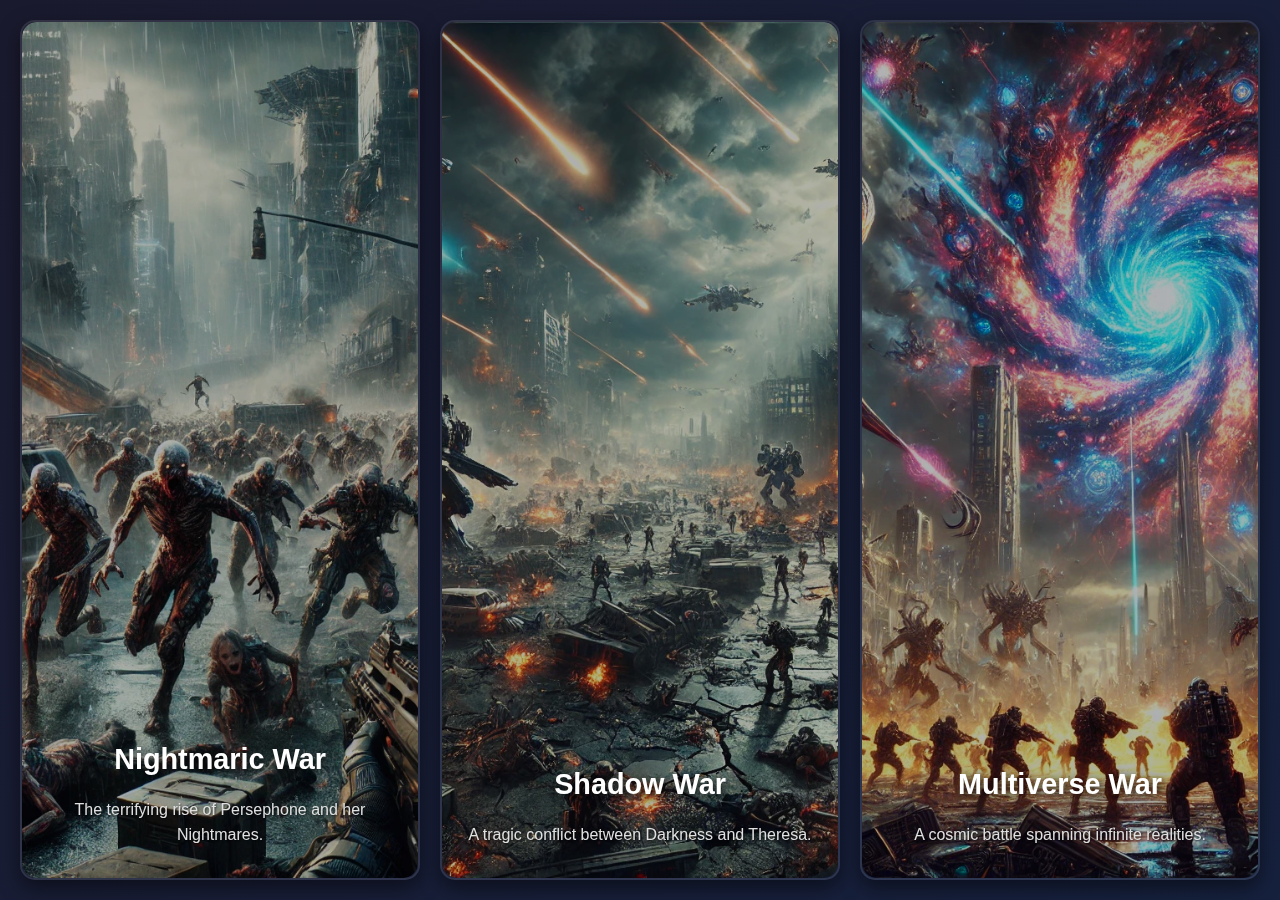
<file: eras.html>
<!DOCTYPE html>
<html lang="en">
<head>
  <meta charset="UTF-8">
  <meta name="viewport" content="width=device-width, initial-scale=1.0">
  <title>War Squares</title>
  <link rel="stylesheet" href="styles.css">
</head>
<body>
  <div class="war-container">
   <div class="war-square nightmaric-war">
        <a href="nightmaric-war.html">
            <img src="/images/nightmaric-war.webp" alt="Nightmaric War">
            <h2>Nightmaric War</h2>
            <p>The terrifying rise of Persephone and her Nightmares.</p>
        </a>
    </div>
    <div class="war-square shadow-war">
        <a href="shadow-war.html">
            <img src="/images/shado-war.webp" alt="Shadow War">
            <h2>Shadow War</h2>
            <p>A tragic conflict between Darkness and Theresa.</p>
        </a>
      </div>

      <div class="war-square multiverse-war">
        <a href="multiverse-war.html">
            <img src="/images/mutli war.webp" alt="Multiverse War">
            <h2>Multiverse War</h2>
            <p>A cosmic battle spanning infinite realities.</p>
        </a>
      </div>

</div>
</html
</file>
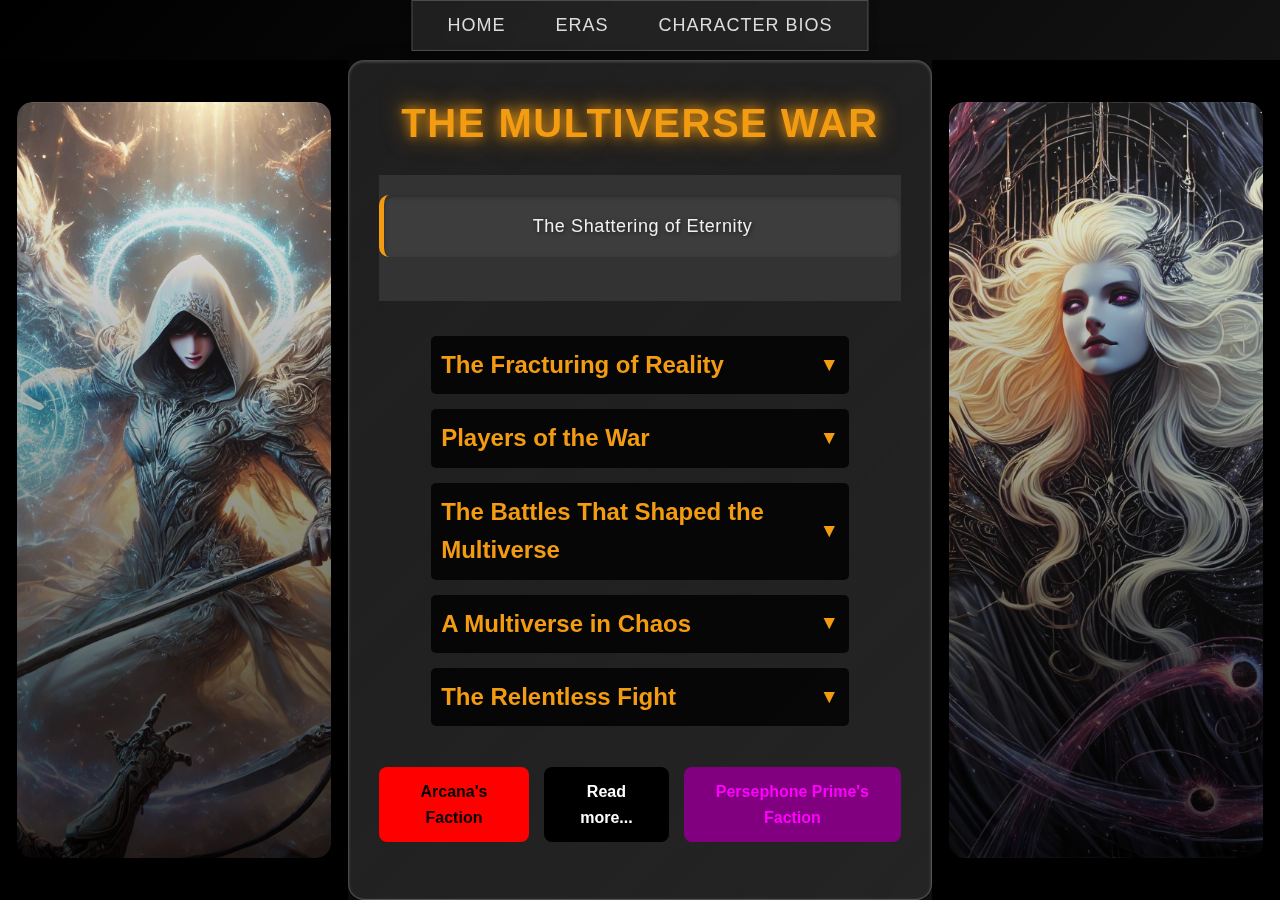
<file: multiverse-war.html>
<head>
    <meta charset="UTF-8">
    <meta name="viewport" content="width=device-width, initial-scale=1.0">
    <title>The Multiverse War</title>
    <link rel="stylesheet" href="styles.css">
</head>
<body>
    <nav>
        <ul>
            <li><a href="https://characterbios.netlify.app/">Home</a></li>
            <li><a href="eras.html">Eras</a></li>
            <li><a href="https://characterfullestlbios.netlify.app/">Character Bios</a></li>
        </ul>
    </nav>

    <div class="layout">
        <!-- Left Image with Flip Effect -->
        <div class="side-image left">
            <div class="card">
                <div class="card-inner">
                    <div class="card-front">
                        <img src="/images/Lilith's merciless wrath.webp" alt="Left Front Image">
                    </div>
                    <div class="card-back">
                        <img src="/images/arcana sigbetter.webp" alt="Left Back Image">
                    </div>
                </div>
            </div>
        </div>

        <!-- Center Content -->
        <div class="center-content fade-in">
            <h1 style="text-align: center;">The Multiverse War</h1>
            <div class="rectangle fade-in">
                <header class="header fade-in">
                    <p>The Shattering of Eternity</p>
                </header>
        
                <div class="content fade-in">
                    <!-- Intro Section -->
                    <h2 class="toggle-button">The Fracturing of Reality <span class="arrow">▼</span></h2>
                    <div class="toggle-content">
                        <p>
                            The Multiverse War is chaos incarnate—a conflict spanning infinite dimensions, consuming entire realities.
                            At its center is <strong>Persephone</strong>, wielding the <em>Nightmaric Horde</em> to devour everything in her path.
                            Worlds crumble, time shatters, and civilizations vanish as the multiverse teeters on the edge of annihilation.
                        </p>
                        <p>
                            This is the story of unending destruction, desperate battles, and the fragile hope that refuses to die.
                        </p>
                    </div>
        
                    <!-- Players Section -->
                    <h2 class="toggle-button">Players of the War <span class="arrow">▼</span></h2>
                    <div class="toggle-content">
                        <ul class="list players">
                            <li class="list-item"><strong>Cassandra:</strong> The anomaly of the multiverse, a survivor turned leader, immune to the Horde's corruption.</li>
                            <li class="list-item"><strong>Persephone:</strong> The embodiment of chaos, commanding an unstoppable force to reshape the multiverse in her image.</li>
                            <li class="list-item"><strong>Lilith:</strong> The Sanctified Flame, a beacon of compassion struggling to protect what remains.</li>
                            <li class="list-item"><strong>Arcana:</strong> The Master of Shadows, a cold tactician manipulating reality itself to outmaneuver the Horde.</li>
                            <li class="list-item"><strong>Selena:</strong> The Silent Sentinel, a sniper of unparalleled precision who eliminates threats across dimensions.</li>
                            <li class="list-item"><strong>Seraphina:</strong> The Crimson Ascendant, a blood-forged warrior wielding unrelenting destruction.</li>
                            <li class="list-item"><strong>Veronica:</strong> The Eternal Witness, carrying the grief of countless lost universes while holding onto hope.</li>
                        </ul>
                    </div>
        
                    <!-- Battles Section -->
                    <h2 class="toggle-button">The Battles That Shaped the Multiverse <span class="arrow">▼</span></h2>
                    <div class="toggle-content">
                        <ul class="list">
                            <li class="list-item">
                                <strong>The Veil Collapse:</strong> A swirling storm of fractured realities where Arcana sealed a rift at great cost.
                            </li>
                            <li class="list-item">
                                <strong>The Ocean of Shards:</strong> A frozen ocean turned labyrinth where Seraphina cleared a path for victory.
                            </li>
                            <li class="list-item">
                                <strong>The Chrono Siege of Lyra-7:</strong> A time-warped planet where Cassandra led survivors to disable a time bomb.
                            </li>
                            <li class="list-item">
                                <strong>The Bloodied Spire:</strong> A twisted tower of bone and metal where Seraphina and Arcana dismantled a Horde stronghold.
                            </li>
                            <li class="list-item">
                                <strong>The Black Rift Armada:</strong> A fleet battle in a dark void where Selena’s precision secured the defenders’ escape.
                            </li>
                            <li class="list-item">
                                <strong>The Sky Fracture:</strong> A gravity-defying battlefield where Veronica saved civilians amidst the chaos.
                            </li>
                            <li class="list-item">
                                <strong>The Red Echo Campaign:</strong> A desolate wasteland haunted by shadowy echoes of fallen comrades.
                            </li>
                            <li class="list-item">
                                <strong>The Glass Inferno:</strong> A crystalline planet turned deadly inferno by Persephone’s corruption.
                            </li>
                            <li class="list-item">
                                <strong>The Singing Abyss:</strong> An eerie living dimension where Veronica shielded her allies from despair.
                            </li>
                            <li class="list-item">
                                <strong>The Last Beacon:</strong> A final sanctuary where Cassandra’s leadership inspired the defenders to hold their ground.
                            </li>
                        </ul>
                    </div>
        
                    <!-- World-Building Section -->
                    <h2 class="toggle-button">A Multiverse in Chaos <span class="arrow">▼</span></h2>
                    <div class="toggle-content">
                        <p>
                            The Multiverse War left its mark on every corner of existence, creating a surreal and fragmented landscape of destruction and defiance.
                        </p>
                        <ul class="list">
                            <li class="list-item"><strong>Shattered Dimensions:</strong> Entire realities collided in a kaleidoscope of destruction.</li>
                            <li class="list-item"><strong>Refuge of Echoes:</strong> A sanctuary of survivors from countless worlds, united to resist the Horde.</li>
                            <li class="list-item"><strong>Endless Fronts:</strong> Battles erupted across time and space, where even the strongest struggled to endure.</li>
                        </ul>
                        <p>
                            These fragments became both battlegrounds and sanctuaries, where survival was its own victory.
                        </p>
                    </div>
        
                    <!-- Ending Section -->
                    <h2 class="toggle-button">The Relentless Fight <span class="arrow">▼</span></h2>
                    <div class="toggle-content">
                        <p>
                            The Multiverse War has no end, no promise of resolution. Yet through the chaos, <strong>Cassandra</strong> emerges as a symbol of defiance. Her humanity inspires those around her to fight, even when the odds are impossible.
                        </p>
                        <p>
                            In a war defined by gods and monsters, it is Cassandra’s unyielding hope that becomes the multiverse’s greatest weapon.
                        </p>
                    </div>
                </div>
        
                <!-- Buttons -->
                <div class="button-container fade-in" style="text-align: center; margin-top: 20px;">
                    <a href="https://characterbios.netlify.app/multiverse-alliance" class="button arcana-faction" target="_blank">Arcana's Faction</a>
                    <a href="https://storied-centaur-91f14a.netlify.app/" class="button read-more" target="_blank">Read more...</a>
                    <a href="https://characterbios.netlify.app/persephone" class="button prime-faction" target="_blank">Persephone Prime's Faction</a>
                </div>
            </div>
        </div>
        

        <!-- Right Image with Flip Effect -->
        <div class="side-image right">
            <div class="card">
                <div class="card-inner">
                    <div class="card-front">
                        <img src="/images/Persephone2.webp" alt="Right Front Image">
                    </div>
                    <div class="card-back">
                        <img src="/images/Persephone 3.webp" alt="Right Back Image">
                    </div>
                </div>
            </div>
        </div>
    </div>

    <script src="main.js"></script>
</body>
</file>
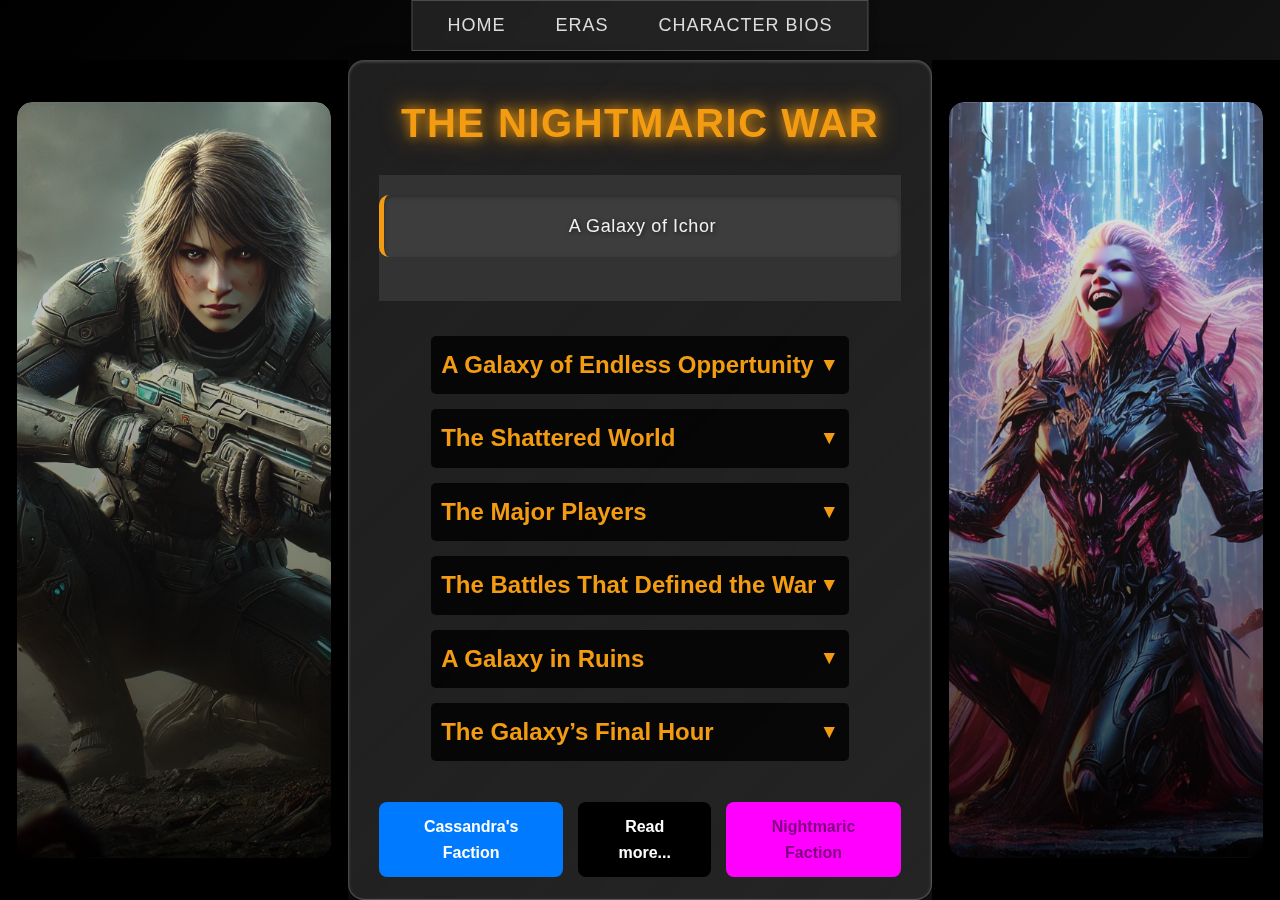
<file: nightmaric-war.html>
<head>
    <meta charset="UTF-8">
    <meta name="viewport" content="width=device-width, initial-scale=1.0">
    <title>The Nightmaric War</title>
    <link rel="stylesheet" href="styles.css">
</head>
<body>
    <nav>
        <ul>
            <li><a href="https://characterbios.netlify.app/">Home</a></li>
            <li><a href="eras.html">Eras</a></li>
            <li><a href="https://characterfullestlbios.netlify.app/">Character Bios</a></li>
            
        </ul>
    </nav>
    <div class="layout">
        <!-- Left Image with Flip Effect -->
        <div class="side-image left">
            <div class="card">
                <div class="card-inner">
                    <div class="card-front">
                        <img src="/images/cassfight3.webp" alt="Left Front Image">
                    </div>
                    <div class="card-back">
                        <img src="/images/cassandra fighting.webp" alt="Left Back Image">
                    </div>
                </div>
            </div>
        </div>

        <!-- Center Content -->
        <div class="center-content fade-in">
            <h1 style="text-align: center;">The Nightmaric War</h1>
            <div class="rectangle fade-in">
                <header class="header fade-in">
                    <p>A Galaxy of Ichor</p>
                </header>
        
                <div class="content fade-in">
                    <h2 class="toggle-button">A Galaxy of Endless Oppertunity <span class="arrow">▼</span></h2>
                    <div class="toggle-content">
                        <p>The galaxy, once a place of boundless potential, teeters on the edge of collapse. The **Nightmaric War** begins as whispers of a mysterious plague spread across the stars. For **Cassandra**, an ordinary college senior, it marks the end of her quiet life and the beginning of an extraordinary, harrowing journey.</p>
                    </div>
                    <!-- Intro Section -->
                    <h2 class="toggle-button">The Shattered World <span class="arrow">▼</span></h2>
                    <div class="toggle-content">
                        <p>The Nightmaric Virus, an insidious and ever-evolving plague, transforms ordinary people into horrifying creatures called **Slicers**. From its humble beginnings on Cassandra’s campus, the virus spreads like wildfire, turning planets into wastelands and societies into desperate battlegrounds.</p>
                        <p>Cassandra, struggling with her own insecurities and mysterious latent abilities, is thrust into this chaos. Forced to flee her collapsing home, she embarks on a journey that takes her across the galaxy, where alliances falter, battles rage, and whispers of a shadowy manipulator named **Persephone** grow louder.</p>
                    </div>
        
                    <!-- Players Section -->
                    <h2 class="toggle-button">The Major Players <span class="arrow">▼</span></h2>
                    <div class="toggle-content">
                        <ul class="list players">
                            <li class="list-item"><strong>Cassandra:</strong> A reluctant hero who discovers she possesses all the weaknesses of the galaxy’s greatest warriors but none of their strengths. Her journey is one of survival, growth, and resilience.</li>
                            <li class="list-item"><strong>Persephone:</strong> A cunning and enigmatic figure driving the spread of the Nightmaric Virus. Her true motives remain unclear, but her presence looms large over the war.</li>
                            <li class="list-item"><strong>The Nightmaric Virus:</strong> A terrifying weapon that evolves to counter every resistance, turning victims into Slicers—bio-organic monstrosities that embody chaos and destruction.</li>
                            <li class="list-item"><strong>Galaxy-Wide Resistance:</strong> Scattered factions of survivors and warriors fight desperately against the virus, but mistrust and disunity undermine their efforts.</li>
                        </ul>
                    </div>
        
                    <!-- Battles Section -->
                    <h2 class="toggle-button">The Battles That Defined the War <span class="arrow">▼</span></h2>
                    <div class="toggle-content">
                        <p><strong>The Outbreak on Campus:</strong> Cassandra’s university becomes the epicenter of the first recorded outbreak. Friends and faculty are transformed into Slicers, and Cassandra barely escapes as the virus consumes her world.</p>
                        <p><strong>The Fall of the Zyndar System:</strong> A fractured star system is overrun by the virus as political infighting prevents a unified response. Cassandra witnesses the collapse, marking her first encounter with the horrors of the wider galaxy.</p>
                        <p><strong>The Ambush at Nexus Station:</strong> A sprawling trade hub becomes a battlefield as Persephone’s forces attack. Refugees and defenders alike fight for survival, and Cassandra’s leadership is tested as she helps mount a desperate defense.</p>
                        <p><strong>The Siege of Solen Stronghold:</strong> A remote fortress, one of the last bastions of resistance, falls to Persephone’s relentless assault. Cassandra escapes with her life, but the loss cements her determination to fight back.</p>
                        <p><strong>The Final Confrontation on Atheron:</strong> On a dying planet, Cassandra faces Persephone in a battle that forces her to confront her own flaws. The victory comes at the ultimate cost: the collapse of her entire universe.</p>
                    </div>
        
                    <!-- World-Building Section -->
                    <h2 class="toggle-button">A Galaxy in Ruins <span class="arrow">▼</span></h2>
                    <div class="toggle-content">
                        <p>The Nightmaric War reshaped the galaxy into a fractured, desolate wasteland:</p>
                        <ul class="list">
                            <li class="list-item"><strong>Decaying Planets:</strong> Worlds consumed by the virus are left as uninhabitable ruins, their populations either destroyed or transformed into monstrosities.</li>
                            <li class="list-item"><strong>Fractured Alliances:</strong> Political factions crumble under the weight of mistrust, leaving survivors scattered and leaderless.</li>
                            <li class="list-item"><strong>Lost Hope:</strong> Entire systems vanish into chaos, and the galaxy becomes a battlefield where survival is the only goal.</li>
                        </ul>
                        <p>Even amidst the devastation, faint whispers of hope remain, carried by those who refuse to surrender to despair.</p>
                    </div>
        
                    <!-- Ending Section -->
                    <h2 class="toggle-button">The Galaxy’s Final Hour <span class="arrow">▼</span></h2>
                    <div class="toggle-content">
                        <p>On the planet Atheron, Cassandra defeats Persephone, but her victory triggers catastrophic consequences. The fabric of her universe begins to unravel, leaving her helpless as everything she knows collapses around her.</p>
                        <p>In the final moments, a horrifying truth emerges: Persephone was never the true threat. The collapse of her universe reveals the shadow of a far greater force—a being whose reach extends beyond the galaxy itself. A single name rises from the chaos: **Prime**.</p>
                        <p>As Cassandra escapes into the unknown, she realizes that the fight is far from over. The galaxy is lost, but the multiverse awaits.</p>
                    </div>
                </div>
        
                <!-- Buttons -->
                <div class="button-container fade-in" style="text-align: center; margin-top: 20px;">
                    <a href="https://characterbios.netlify.app/federation" class="button federation-faction" target="_blank">Cassandra's Faction</a>
                    <a href="https://storied-centaur-91f14a.netlify.app/" class="button read-more" target="_blank">Read more...</a>
                    <a href="https://characterbios.netlify.app/nightmares" class="button nightmare-faction" target="_blank">Nightmaric Faction</a>
                </div>
               
            </div>
        </div>

        <!-- Right Image with Flip Effect -->
        <div class="side-image right">
            <div class="card">
                <div class="card-inner">
                    <div class="card-front">
                        <img src="/images/persephoneccackling.webp" alt="Right Front Image">
                    </div>
                    <div class="card-back">
                        <img src="/images/Persephone nightmaric war.webp" alt="Right Back Image">
                    </div>
                </div>
            </div>
        </div>
    </div>


    <script src="main.js" ></script>
    </body>
</file>
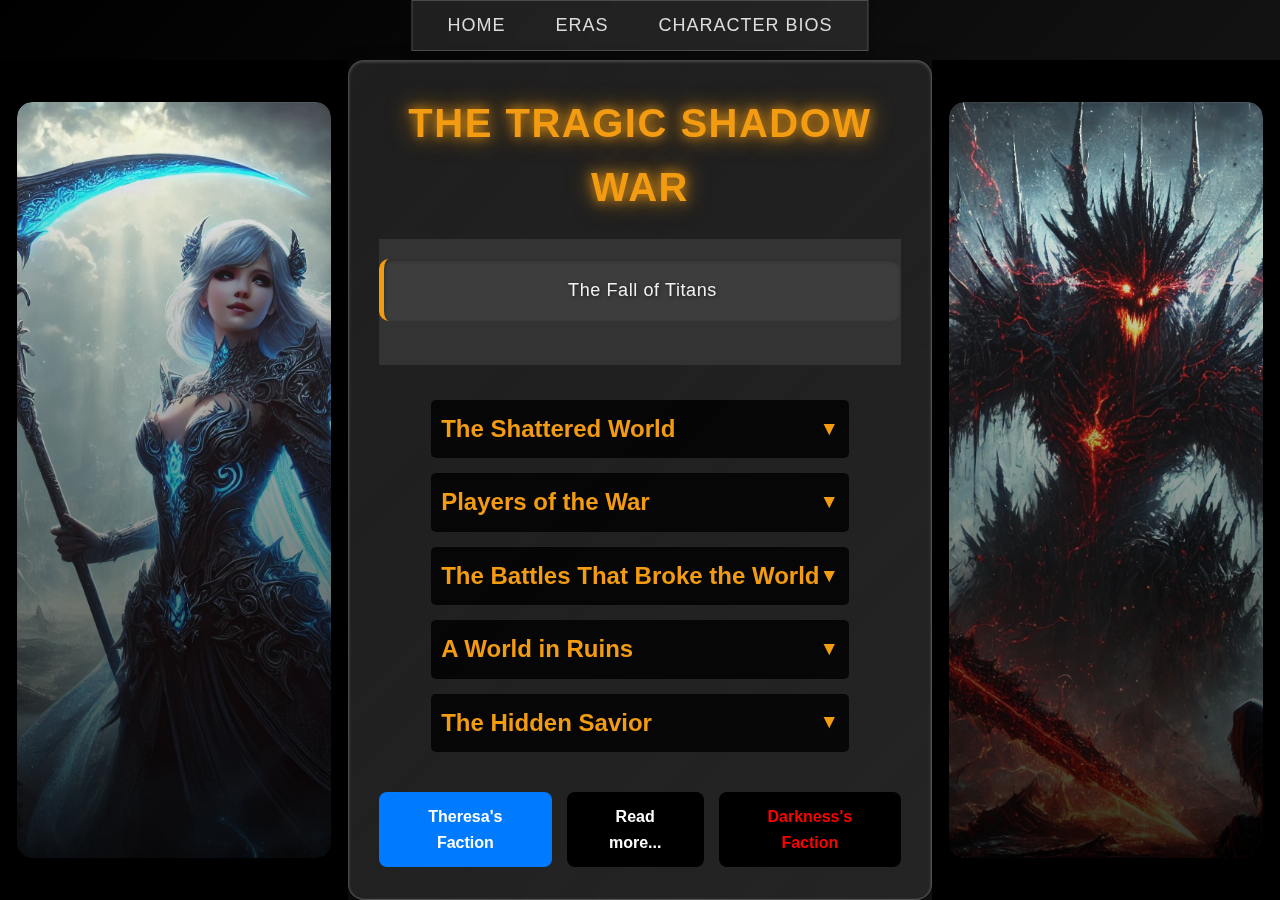
<file: shadow-war.html>
<head>
    <meta charset="UTF-8">
    <meta name="viewport" content="width=device-width, initial-scale=1.0">
    <title>The Shadow War</title>
    <link rel="stylesheet" href="styles.css">
</head>
<body>
    <nav>
        <ul>
            <li><a href="https://characterbios.netlify.app/">Home</a></li>
            <li><a href="eras.html">Eras</a></li>
            <li><a href="https://characterfullestlbios.netlify.app/">Character Bios</a></li>
        
            
        </ul>
    </nav>
    <div class="layout">
        <!-- Left Image with Flip Effect -->
        <div class="side-image left">
            <div class="card">
                <div class="card-inner">
                    <div class="card-front">
                        <img src="/images/theresa.webp" alt="Left Front Image">
                    </div>
                    <div class="card-back">
                        <img src="/images/theresa fighting.webp" alt="Left Back Image">
                    </div>
                </div>
            </div>
        </div>

        <!-- Center Content -->
        <div class="center-content fade-in">
            <h1 style="text-align: center;">The Tragic Shadow War</h1>
            <div class="rectangle fade-in">
                <header class="header fade-in">
                    
                    <p>The Fall of Titans</p>
                </header>
        
                <div class="content fade-in">
                    <!-- Intro Section -->
                    <h2 class="toggle-button">The Shattered World <span class="arrow">▼</span></h2>
                    <div class="toggle-content">
                        <p>
                            In the twilight of Earth’s golden age, the Shadows were its protectors—beacons of hope in an unstable world. They wielded powers that bridged humanity and the divine, binding nations together under their guidance. But unity is fragile, and as ideals clashed, the Shadows shattered. The *Shadow War* was born, and the Earth would never be the same again.
                        </p>
                        <p>
                            Skies once alive with innovation turned dark with ash. Cities once brimming with life fell to ruin. The world’s last protectors became its greatest threat, and humanity found itself caught between titans of conflicting ideals. In this broken world, survival was no longer a right—it was a war of attrition.
                        </p>
                    </div>
        
                    <!-- Players Section -->
                    <h2 class="toggle-button">Players of the War <span class="arrow">▼</span></h2>
                    <div class="toggle-content">
                        <ul class="list players">
                            <li class="list-item"><strong>Theresa:</strong> The compassionate Matriarch who fought to preserve humanity's essence, even as the cost mounted.</li>
                            <li class="list-item"><strong>Darkness:</strong> A brilliant but ruthless visionary, seeking to build a stronger world by destroying the weak.</li>
                            <li class="list-item"><strong>Veronica:</strong> A healer caught between the two, forced to choose between neutrality and the power to end the war.</li>
                            <li class="list-item"><strong>Cassandra:</strong> An unseen witness from another time, chronicling the choices and sacrifices that would echo across eternity.</li>
                        </ul>
                    </div>
        
                    <!-- Battles Section -->
                    <h2 class="toggle-button">The Battles That Broke the World <span class="arrow">▼</span></h2>
                    <div class="toggle-content">
                        <p>
                            The *Shadow War* was fought across a shattered Earth, with its scars becoming part of the planet’s identity. In the **Siege of Tokyo**, Theresa’s forces fortified the city into an unbreakable fortress, but Darkness’s armies turned it to rubble.
                        </p>
                        <p>
                            The **Shattered Pacific Campaign** poisoned Earth’s oceans, while the **Bleeding Forest** saw guerrilla fighters battling bioengineered horrors in the dying Amazon rainforest.
                        </p>
                    </div>
        
                    <!-- World-Building Section -->
                    <h2 class="toggle-button">A World in Ruins <span class="arrow">▼</span></h2>
                    <div class="toggle-content">
                        <p>
                            Nations fractured under the Shadows’ war, their people scattering into fractured alliances. Earth’s landscapes transformed into battlegrounds:
                        </p>
                        <ul class="list">
                            <li class="list-item"><strong>The Iron Grave:</strong> Africa’s savannas became scorched wastelands under Darkness’s mechanized legions.</li>
                            <li class="list-item"><strong>The Skyreach Zones:</strong> High-tech cities once celebrated for innovation became fortified strongholds for Theresa’s forces, crumbling under siege.</li>
                            <li class="list-item"><strong>The Black Oceans:</strong> Earth’s seas, poisoned by the Shattered Pacific Campaign, turned hostile to life, their waters hiding wreckage and monsters.</li>
                        </ul>
                        <p>
                            Civilization didn’t just collapse—it evolved. Small enclaves formed from the ashes, clinging to scraps of technology, hoping the Shadows’ war would end before humanity itself disappeared.
                        </p>
                    </div>
        
                    <!-- Ending Section -->
                    <h2 class="toggle-button">The Hidden Savior <span class="arrow">▼</span></h2>
                    <div class="toggle-content">
                        <p>
                            The war culminated in the **Battle of New York**, where Theresa and Darkness clashed in their final confrontation. Their powers tore the city apart, threatening to annihilate what little remained of Earth. As the chaos reached its peak, it was **Veronica** who stepped forward to end the war. Guided by Cassandra, she delivered the final blow—not to destroy, but to stop.
                        </p>
                        <p>
                            History would remember Theresa as the victor and Darkness as the villain. But the truth—Veronica’s quiet heroism—was known only to Cassandra and a select few. Veronica faded into obscurity, her actions unacknowledged, while the world began the slow process of rebuilding amidst the ruins.
                        </p>
                    </div>
                </div>
        
                <!-- Buttons -->
                <div class="button-container fade-in" style="text-align: center; margin-top: 20px;">
                    <a href="https://characterbios.netlify.app/alliance" class="button theresa-faction" target="_blank">Theresa's Faction</a>
                    <a href="https://storied-centaur-91f14a.netlify.app/" class="button read-more" target="_blank">Read more...</a>
                    <a href="https://characterbios.netlify.app/progress/" class="button darkness-faction" target="_blank">Darkness's Faction</a>
                </div>
            </div>
        </div>
        
        
        <!-- Right Image with Flip Effect -->
        <div class="side-image right">
            <div class="card">
                <div class="card-inner">
                    <div class="card-front">
                        <img src="/images/darkness fihgting.webp" alt="Right Front Image">
                    </div>
                    <div class="card-back">
                        <img src="/images/darkness fighting2.webp" alt="Right Back Image">
                    </div>
                </div>
            </div>
        </div>
    </div>

    <script src="main.js" ></script>
    </body>
</file>
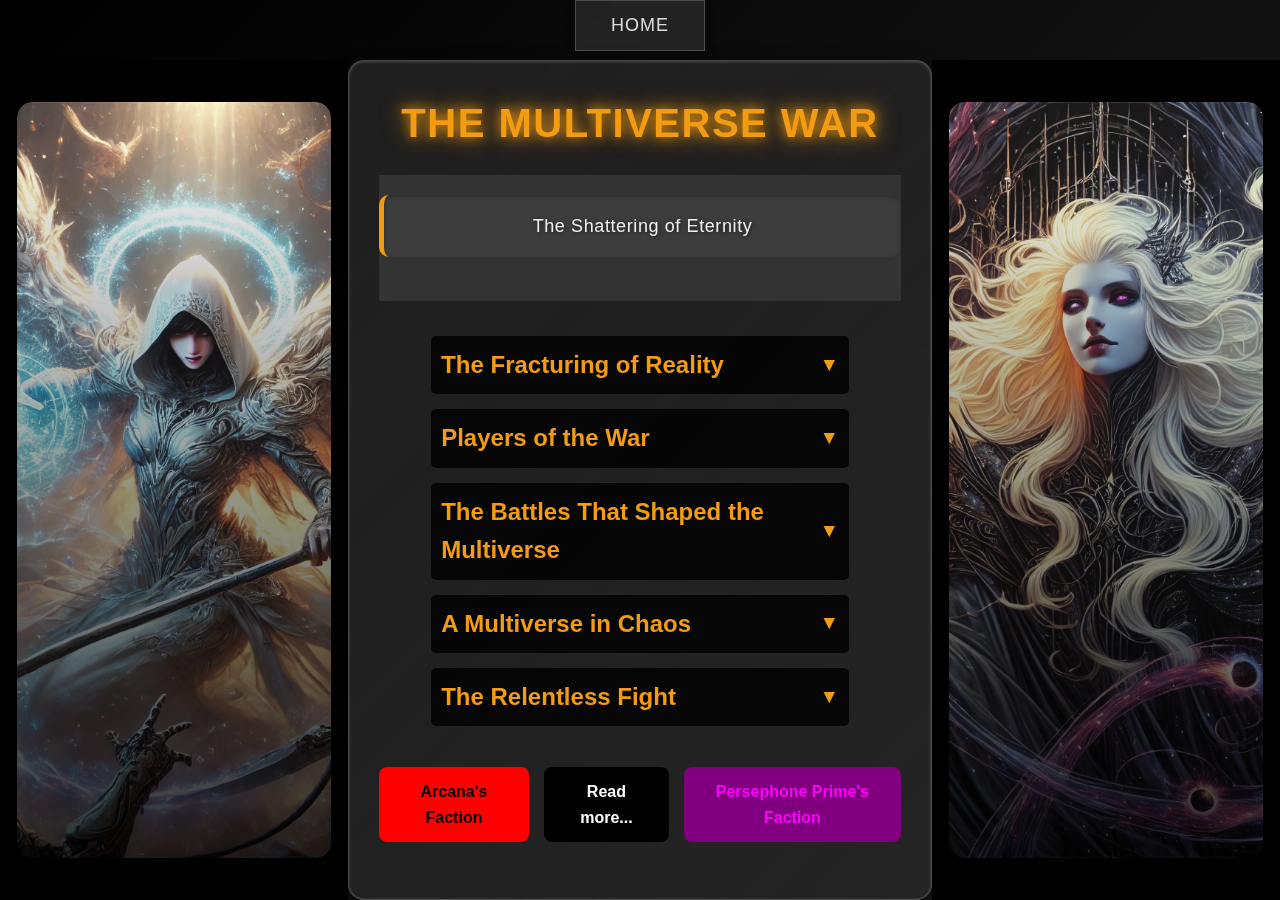
<file: war-synposis/multiverse-war.html>
<head>
    <meta charset="UTF-8">
    <meta name="viewport" content="width=device-width, initial-scale=1.0">
    <title>The Multiverse War</title>
    <link rel="stylesheet" href="styles.css">
</head>
<body>
    <nav>
        <ul>
            <li><a href="https://characterbios.netlify.app/">Home</a></li>
        </ul>
    </nav>

    <div class="layout">
        <!-- Left Image with Flip Effect -->
        <div class="side-image left">
            <div class="card">
                <div class="card-inner">
                    <div class="card-front">
                        <img src="/images/Lilith's merciless wrath.webp" alt="Left Front Image">
                    </div>
                    <div class="card-back">
                        <img src="/images/arcana sigbetter.webp" alt="Left Back Image">
                    </div>
                </div>
            </div>
        </div>

        <!-- Center Content -->
        <div class="center-content fade-in">
            <h1 style="text-align: center;">The Multiverse War</h1>
            <div class="rectangle fade-in">
                <header class="header fade-in">
                    <p>The Shattering of Eternity</p>
                </header>
        
                <div class="content fade-in">
                    <!-- Intro Section -->
                    <h2 class="toggle-button">The Fracturing of Reality <span class="arrow">▼</span></h2>
                    <div class="toggle-content">
                        <p>
                            The Multiverse War is chaos incarnate—a conflict spanning infinite dimensions, consuming entire realities.
                            At its center is <strong>Persephone</strong>, wielding the <em>Nightmaric Horde</em> to devour everything in her path.
                            Worlds crumble, time shatters, and civilizations vanish as the multiverse teeters on the edge of annihilation.
                        </p>
                        <p>
                            This is the story of unending destruction, desperate battles, and the fragile hope that refuses to die.
                        </p>
                    </div>
        
                    <!-- Players Section -->
                    <h2 class="toggle-button">Players of the War <span class="arrow">▼</span></h2>
                    <div class="toggle-content">
                        <ul class="list players">
                            <li class="list-item"><strong>Cassandra:</strong> The anomaly of the multiverse, a survivor turned leader, immune to the Horde's corruption.</li>
                            <li class="list-item"><strong>Persephone:</strong> The embodiment of chaos, commanding an unstoppable force to reshape the multiverse in her image.</li>
                            <li class="list-item"><strong>Lilith:</strong> The Sanctified Flame, a beacon of compassion struggling to protect what remains.</li>
                            <li class="list-item"><strong>Arcana:</strong> The Master of Shadows, a cold tactician manipulating reality itself to outmaneuver the Horde.</li>
                            <li class="list-item"><strong>Selena:</strong> The Silent Sentinel, a sniper of unparalleled precision who eliminates threats across dimensions.</li>
                            <li class="list-item"><strong>Seraphina:</strong> The Crimson Ascendant, a blood-forged warrior wielding unrelenting destruction.</li>
                            <li class="list-item"><strong>Veronica:</strong> The Eternal Witness, carrying the grief of countless lost universes while holding onto hope.</li>
                        </ul>
                    </div>
        
                    <!-- Battles Section -->
                    <h2 class="toggle-button">The Battles That Shaped the Multiverse <span class="arrow">▼</span></h2>
                    <div class="toggle-content">
                        <ul class="list">
                            <li class="list-item">
                                <strong>The Veil Collapse:</strong> A swirling storm of fractured realities where Arcana sealed a rift at great cost.
                            </li>
                            <li class="list-item">
                                <strong>The Ocean of Shards:</strong> A frozen ocean turned labyrinth where Seraphina cleared a path for victory.
                            </li>
                            <li class="list-item">
                                <strong>The Chrono Siege of Lyra-7:</strong> A time-warped planet where Cassandra led survivors to disable a time bomb.
                            </li>
                            <li class="list-item">
                                <strong>The Bloodied Spire:</strong> A twisted tower of bone and metal where Seraphina and Arcana dismantled a Horde stronghold.
                            </li>
                            <li class="list-item">
                                <strong>The Black Rift Armada:</strong> A fleet battle in a dark void where Selena’s precision secured the defenders’ escape.
                            </li>
                            <li class="list-item">
                                <strong>The Sky Fracture:</strong> A gravity-defying battlefield where Veronica saved civilians amidst the chaos.
                            </li>
                            <li class="list-item">
                                <strong>The Red Echo Campaign:</strong> A desolate wasteland haunted by shadowy echoes of fallen comrades.
                            </li>
                            <li class="list-item">
                                <strong>The Glass Inferno:</strong> A crystalline planet turned deadly inferno by Persephone’s corruption.
                            </li>
                            <li class="list-item">
                                <strong>The Singing Abyss:</strong> An eerie living dimension where Veronica shielded her allies from despair.
                            </li>
                            <li class="list-item">
                                <strong>The Last Beacon:</strong> A final sanctuary where Cassandra’s leadership inspired the defenders to hold their ground.
                            </li>
                        </ul>
                    </div>
        
                    <!-- World-Building Section -->
                    <h2 class="toggle-button">A Multiverse in Chaos <span class="arrow">▼</span></h2>
                    <div class="toggle-content">
                        <p>
                            The Multiverse War left its mark on every corner of existence, creating a surreal and fragmented landscape of destruction and defiance.
                        </p>
                        <ul class="list">
                            <li class="list-item"><strong>Shattered Dimensions:</strong> Entire realities collided in a kaleidoscope of destruction.</li>
                            <li class="list-item"><strong>Refuge of Echoes:</strong> A sanctuary of survivors from countless worlds, united to resist the Horde.</li>
                            <li class="list-item"><strong>Endless Fronts:</strong> Battles erupted across time and space, where even the strongest struggled to endure.</li>
                        </ul>
                        <p>
                            These fragments became both battlegrounds and sanctuaries, where survival was its own victory.
                        </p>
                    </div>
        
                    <!-- Ending Section -->
                    <h2 class="toggle-button">The Relentless Fight <span class="arrow">▼</span></h2>
                    <div class="toggle-content">
                        <p>
                            The Multiverse War has no end, no promise of resolution. Yet through the chaos, <strong>Cassandra</strong> emerges as a symbol of defiance. Her humanity inspires those around her to fight, even when the odds are impossible.
                        </p>
                        <p>
                            In a war defined by gods and monsters, it is Cassandra’s unyielding hope that becomes the multiverse’s greatest weapon.
                        </p>
                    </div>
                </div>
        
                <!-- Buttons -->
                <div class="button-container fade-in" style="text-align: center; margin-top: 20px;">
                    <a href="https://characterbios.netlify.app/multiverse-alliance" class="button arcana-faction" target="_blank">Arcana's Faction</a>
                    <a href="https://storied-centaur-91f14a.netlify.app/" class="button read-more" target="_blank">Read more...</a>
                    <a href="https://characterbios.netlify.app/persephone" class="button prime-faction" target="_blank">Persephone Prime's Faction</a>
                </div>
            </div>
        </div>
        

        <!-- Right Image with Flip Effect -->
        <div class="side-image right">
            <div class="card">
                <div class="card-inner">
                    <div class="card-front">
                        <img src="/images/Persephone2.webp" alt="Right Front Image">
                    </div>
                    <div class="card-back">
                        <img src="/images/Persephone 3.webp" alt="Right Back Image">
                    </div>
                </div>
            </div>
        </div>
    </div>

    <script src="main.js"></script>
</body>
</file>
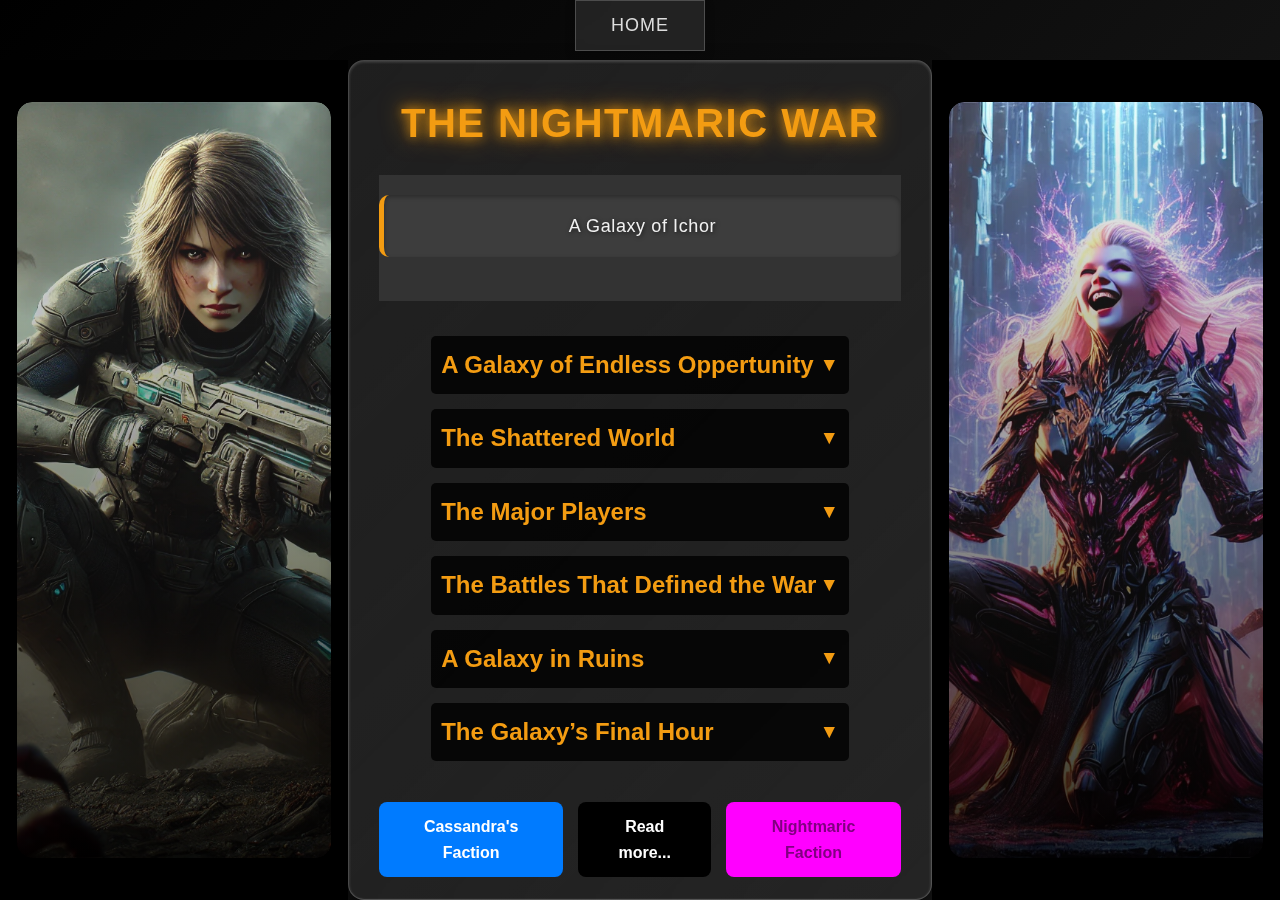
<file: war-synposis/nightmaric-war.html>
<head>
    <meta charset="UTF-8">
    <meta name="viewport" content="width=device-width, initial-scale=1.0">
    <title>The Nightmaric War</title>
    <link rel="stylesheet" href="styles.css">
</head>
<body>
    <nav>
        <ul>
            <li><a href="https://characterbios.netlify.app/">Home</a></li>
            
        </ul>
    </nav>
    <div class="layout">
        <!-- Left Image with Flip Effect -->
        <div class="side-image left">
            <div class="card">
                <div class="card-inner">
                    <div class="card-front">
                        <img src="/images/cassfight3.webp" alt="Left Front Image">
                    </div>
                    <div class="card-back">
                        <img src="/images/cassandra fighting.webp" alt="Left Back Image">
                    </div>
                </div>
            </div>
        </div>

        <!-- Center Content -->
        <div class="center-content fade-in">
            <h1 style="text-align: center;">The Nightmaric War</h1>
            <div class="rectangle fade-in">
                <header class="header fade-in">
                    <p>A Galaxy of Ichor</p>
                </header>
        
                <div class="content fade-in">
                    <h2 class="toggle-button">A Galaxy of Endless Oppertunity <span class="arrow">▼</span></h2>
                    <div class="toggle-content">
                        <p>The galaxy, once a place of boundless potential, teeters on the edge of collapse. The **Nightmaric War** begins as whispers of a mysterious plague spread across the stars. For **Cassandra**, an ordinary college senior, it marks the end of her quiet life and the beginning of an extraordinary, harrowing journey.</p>
                    </div>
                    <!-- Intro Section -->
                    <h2 class="toggle-button">The Shattered World <span class="arrow">▼</span></h2>
                    <div class="toggle-content">
                        <p>The Nightmaric Virus, an insidious and ever-evolving plague, transforms ordinary people into horrifying creatures called **Slicers**. From its humble beginnings on Cassandra’s campus, the virus spreads like wildfire, turning planets into wastelands and societies into desperate battlegrounds.</p>
                        <p>Cassandra, struggling with her own insecurities and mysterious latent abilities, is thrust into this chaos. Forced to flee her collapsing home, she embarks on a journey that takes her across the galaxy, where alliances falter, battles rage, and whispers of a shadowy manipulator named **Persephone** grow louder.</p>
                    </div>
        
                    <!-- Players Section -->
                    <h2 class="toggle-button">The Major Players <span class="arrow">▼</span></h2>
                    <div class="toggle-content">
                        <ul class="list players">
                            <li class="list-item"><strong>Cassandra:</strong> A reluctant hero who discovers she possesses all the weaknesses of the galaxy’s greatest warriors but none of their strengths. Her journey is one of survival, growth, and resilience.</li>
                            <li class="list-item"><strong>Persephone:</strong> A cunning and enigmatic figure driving the spread of the Nightmaric Virus. Her true motives remain unclear, but her presence looms large over the war.</li>
                            <li class="list-item"><strong>The Nightmaric Virus:</strong> A terrifying weapon that evolves to counter every resistance, turning victims into Slicers—bio-organic monstrosities that embody chaos and destruction.</li>
                            <li class="list-item"><strong>Galaxy-Wide Resistance:</strong> Scattered factions of survivors and warriors fight desperately against the virus, but mistrust and disunity undermine their efforts.</li>
                        </ul>
                    </div>
        
                    <!-- Battles Section -->
                    <h2 class="toggle-button">The Battles That Defined the War <span class="arrow">▼</span></h2>
                    <div class="toggle-content">
                        <p><strong>The Outbreak on Campus:</strong> Cassandra’s university becomes the epicenter of the first recorded outbreak. Friends and faculty are transformed into Slicers, and Cassandra barely escapes as the virus consumes her world.</p>
                        <p><strong>The Fall of the Zyndar System:</strong> A fractured star system is overrun by the virus as political infighting prevents a unified response. Cassandra witnesses the collapse, marking her first encounter with the horrors of the wider galaxy.</p>
                        <p><strong>The Ambush at Nexus Station:</strong> A sprawling trade hub becomes a battlefield as Persephone’s forces attack. Refugees and defenders alike fight for survival, and Cassandra’s leadership is tested as she helps mount a desperate defense.</p>
                        <p><strong>The Siege of Solen Stronghold:</strong> A remote fortress, one of the last bastions of resistance, falls to Persephone’s relentless assault. Cassandra escapes with her life, but the loss cements her determination to fight back.</p>
                        <p><strong>The Final Confrontation on Atheron:</strong> On a dying planet, Cassandra faces Persephone in a battle that forces her to confront her own flaws. The victory comes at the ultimate cost: the collapse of her entire universe.</p>
                    </div>
        
                    <!-- World-Building Section -->
                    <h2 class="toggle-button">A Galaxy in Ruins <span class="arrow">▼</span></h2>
                    <div class="toggle-content">
                        <p>The Nightmaric War reshaped the galaxy into a fractured, desolate wasteland:</p>
                        <ul class="list">
                            <li class="list-item"><strong>Decaying Planets:</strong> Worlds consumed by the virus are left as uninhabitable ruins, their populations either destroyed or transformed into monstrosities.</li>
                            <li class="list-item"><strong>Fractured Alliances:</strong> Political factions crumble under the weight of mistrust, leaving survivors scattered and leaderless.</li>
                            <li class="list-item"><strong>Lost Hope:</strong> Entire systems vanish into chaos, and the galaxy becomes a battlefield where survival is the only goal.</li>
                        </ul>
                        <p>Even amidst the devastation, faint whispers of hope remain, carried by those who refuse to surrender to despair.</p>
                    </div>
        
                    <!-- Ending Section -->
                    <h2 class="toggle-button">The Galaxy’s Final Hour <span class="arrow">▼</span></h2>
                    <div class="toggle-content">
                        <p>On the planet Atheron, Cassandra defeats Persephone, but her victory triggers catastrophic consequences. The fabric of her universe begins to unravel, leaving her helpless as everything she knows collapses around her.</p>
                        <p>In the final moments, a horrifying truth emerges: Persephone was never the true threat. The collapse of her universe reveals the shadow of a far greater force—a being whose reach extends beyond the galaxy itself. A single name rises from the chaos: **Prime**.</p>
                        <p>As Cassandra escapes into the unknown, she realizes that the fight is far from over. The galaxy is lost, but the multiverse awaits.</p>
                    </div>
                </div>
        
                <!-- Buttons -->
                <div class="button-container fade-in" style="text-align: center; margin-top: 20px;">
                    <a href="https://characterbios.netlify.app/federation" class="button federation-faction" target="_blank">Cassandra's Faction</a>
                    <a href="https://storied-centaur-91f14a.netlify.app/" class="button read-more" target="_blank">Read more...</a>
                    <a href="https://characterbios.netlify.app/nightmares" class="button nightmare-faction" target="_blank">Nightmaric Faction</a>
                </div>
               
            </div>
        </div>

        <!-- Right Image with Flip Effect -->
        <div class="side-image right">
            <div class="card">
                <div class="card-inner">
                    <div class="card-front">
                        <img src="/images/persephoneccackling.webp" alt="Right Front Image">
                    </div>
                    <div class="card-back">
                        <img src="/images/Persephone nightmaric war.webp" alt="Right Back Image">
                    </div>
                </div>
            </div>
        </div>
    </div>


    <script src="main.js" ></script>
    </body>
</file>
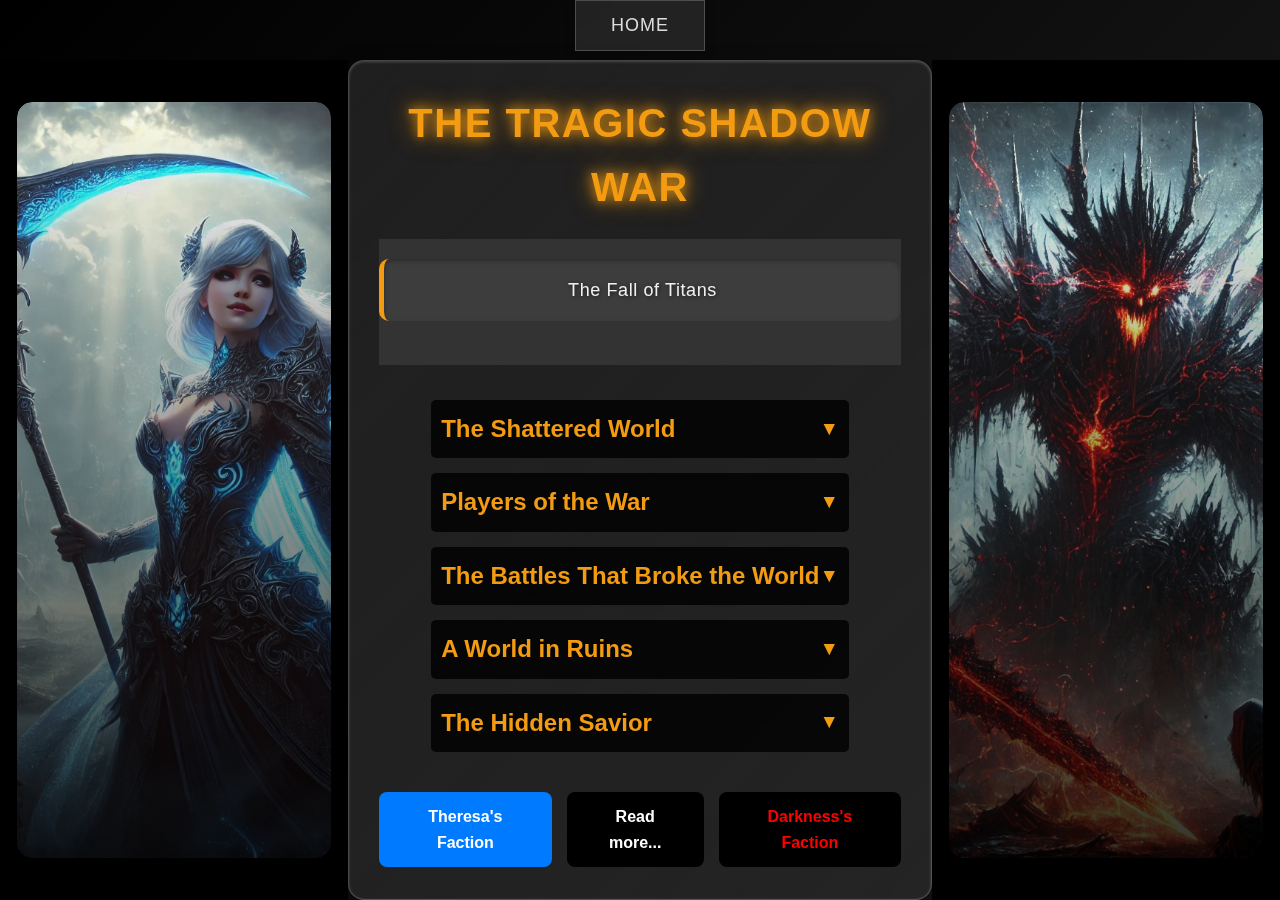
<file: war-synposis/shadow-war.html>
<head>
    <meta charset="UTF-8">
    <meta name="viewport" content="width=device-width, initial-scale=1.0">
    <title>The Shadow War</title>
    <link rel="stylesheet" href="styles.css">
</head>
<body>
    <nav>
        <ul>
            <li><a href="https://characterbios.netlify.app/">Home</a></li>
        
            
        </ul>
    </nav>
    <div class="layout">
        <!-- Left Image with Flip Effect -->
        <div class="side-image left">
            <div class="card">
                <div class="card-inner">
                    <div class="card-front">
                        <img src="/images/theresa.webp" alt="Left Front Image">
                    </div>
                    <div class="card-back">
                        <img src="/images/theresa fighting.webp" alt="Left Back Image">
                    </div>
                </div>
            </div>
        </div>

        <!-- Center Content -->
        <div class="center-content fade-in">
            <h1 style="text-align: center;">The Tragic Shadow War</h1>
            <div class="rectangle fade-in">
                <header class="header fade-in">
                    
                    <p>The Fall of Titans</p>
                </header>
        
                <div class="content fade-in">
                    <!-- Intro Section -->
                    <h2 class="toggle-button">The Shattered World <span class="arrow">▼</span></h2>
                    <div class="toggle-content">
                        <p>
                            In the twilight of Earth’s golden age, the Shadows were its protectors—beacons of hope in an unstable world. They wielded powers that bridged humanity and the divine, binding nations together under their guidance. But unity is fragile, and as ideals clashed, the Shadows shattered. The *Shadow War* was born, and the Earth would never be the same again.
                        </p>
                        <p>
                            Skies once alive with innovation turned dark with ash. Cities once brimming with life fell to ruin. The world’s last protectors became its greatest threat, and humanity found itself caught between titans of conflicting ideals. In this broken world, survival was no longer a right—it was a war of attrition.
                        </p>
                    </div>
        
                    <!-- Players Section -->
                    <h2 class="toggle-button">Players of the War <span class="arrow">▼</span></h2>
                    <div class="toggle-content">
                        <ul class="list players">
                            <li class="list-item"><strong>Theresa:</strong> The compassionate Matriarch who fought to preserve humanity's essence, even as the cost mounted.</li>
                            <li class="list-item"><strong>Darkness:</strong> A brilliant but ruthless visionary, seeking to build a stronger world by destroying the weak.</li>
                            <li class="list-item"><strong>Veronica:</strong> A healer caught between the two, forced to choose between neutrality and the power to end the war.</li>
                            <li class="list-item"><strong>Cassandra:</strong> An unseen witness from another time, chronicling the choices and sacrifices that would echo across eternity.</li>
                        </ul>
                    </div>
        
                    <!-- Battles Section -->
                    <h2 class="toggle-button">The Battles That Broke the World <span class="arrow">▼</span></h2>
                    <div class="toggle-content">
                        <p>
                            The *Shadow War* was fought across a shattered Earth, with its scars becoming part of the planet’s identity. In the **Siege of Tokyo**, Theresa’s forces fortified the city into an unbreakable fortress, but Darkness’s armies turned it to rubble.
                        </p>
                        <p>
                            The **Shattered Pacific Campaign** poisoned Earth’s oceans, while the **Bleeding Forest** saw guerrilla fighters battling bioengineered horrors in the dying Amazon rainforest.
                        </p>
                    </div>
        
                    <!-- World-Building Section -->
                    <h2 class="toggle-button">A World in Ruins <span class="arrow">▼</span></h2>
                    <div class="toggle-content">
                        <p>
                            Nations fractured under the Shadows’ war, their people scattering into fractured alliances. Earth’s landscapes transformed into battlegrounds:
                        </p>
                        <ul class="list">
                            <li class="list-item"><strong>The Iron Grave:</strong> Africa’s savannas became scorched wastelands under Darkness’s mechanized legions.</li>
                            <li class="list-item"><strong>The Skyreach Zones:</strong> High-tech cities once celebrated for innovation became fortified strongholds for Theresa’s forces, crumbling under siege.</li>
                            <li class="list-item"><strong>The Black Oceans:</strong> Earth’s seas, poisoned by the Shattered Pacific Campaign, turned hostile to life, their waters hiding wreckage and monsters.</li>
                        </ul>
                        <p>
                            Civilization didn’t just collapse—it evolved. Small enclaves formed from the ashes, clinging to scraps of technology, hoping the Shadows’ war would end before humanity itself disappeared.
                        </p>
                    </div>
        
                    <!-- Ending Section -->
                    <h2 class="toggle-button">The Hidden Savior <span class="arrow">▼</span></h2>
                    <div class="toggle-content">
                        <p>
                            The war culminated in the **Battle of New York**, where Theresa and Darkness clashed in their final confrontation. Their powers tore the city apart, threatening to annihilate what little remained of Earth. As the chaos reached its peak, it was **Veronica** who stepped forward to end the war. Guided by Cassandra, she delivered the final blow—not to destroy, but to stop.
                        </p>
                        <p>
                            History would remember Theresa as the victor and Darkness as the villain. But the truth—Veronica’s quiet heroism—was known only to Cassandra and a select few. Veronica faded into obscurity, her actions unacknowledged, while the world began the slow process of rebuilding amidst the ruins.
                        </p>
                    </div>
                </div>
        
                <!-- Buttons -->
                <div class="button-container fade-in" style="text-align: center; margin-top: 20px;">
                    <a href="https://characterbios.netlify.app/alliance" class="button theresa-faction" target="_blank">Theresa's Faction</a>
                    <a href="https://storied-centaur-91f14a.netlify.app/" class="button read-more" target="_blank">Read more...</a>
                    <a href="https://characterbios.netlify.app/progress/" class="button darkness-faction" target="_blank">Darkness's Faction</a>
                </div>
            </div>
        </div>
        
        
        <!-- Right Image with Flip Effect -->
        <div class="side-image right">
            <div class="card">
                <div class="card-inner">
                    <div class="card-front">
                        <img src="/images/darkness fihgting.webp" alt="Right Front Image">
                    </div>
                    <div class="card-back">
                        <img src="/images/darkness fighting2.webp" alt="Right Back Image">
                    </div>
                </div>
            </div>
        </div>
    </div>

    <script src="main.js" ></script>
    </body>
</file>
<file: styles.css>
/* Global Reset */
*,
*::before,
*::after {
    margin: 0;
    padding: 0;
    box-sizing: border-box;
}

html, body {
    height: 100%;
    width: 100%;
    font-size: 16px;
    font-family: 'Roboto', Arial, sans-serif;
    color: #fff;
    line-height: 1.6;
    background: linear-gradient(135deg, #000, #1e1e1e, #000);
    background-size: 200% 200%; /* Optimized background size */
    overflow-x: hidden; /* Allow vertical scrolling */
    animation: gradientMove 20s infinite ease; /* Smoother animation */
    cursor: default; /* Restores the default cursor */
}

/* Utility Classes */
.hidden {
    display: none !important;
}

.flex-center {
    display: flex;
    justify-content: center;
    align-items: center;
}

.scrollable {
    overflow-y: auto;
}

/* Accessibility Enhancements */
:focus {
    outline: 2px solid #f39c12;
    outline-offset: 4px;
}

a {
    color: inherit;
    text-decoration: none;
}

a:focus,
a:hover {
    color: #f39c12;
    text-decoration: underline;
}

/* Navigation Bar */
* Navbar */
main {
    padding: 100px 20px;
    min-height: 200vh; /* Extend page for scroll demo */
}

h1 {
    text-align: center;
    margin-top: 50px;
}

/* Progress Bar */
#progress-bar {
    position: fixed;
    top: 0;
    left: 0;
    width: 0%;
    height: 5px;
    background: #f39c12;
    z-index: 9999;
}

/* Navigation Bar */
nav {
    position: fixed;
    top: 0; /* Sticks to the top of the page */
    left: 50%; /* Centers the nav horizontally */
    transform: translateX(-50%); /* Correct alignment from the left */
    background: rgba(255, 255, 255, 0.1);
    backdrop-filter: blur(10px);
    box-shadow: 0px 4px 10px rgba(0, 0, 0, 0.2);
    border: 1px solid rgba(255, 255, 255, 0.2);
    z-index: 1000;
    width: auto; /* Ensures it doesn't stretch the full width of the viewport */
    padding: 10px 20px;
    text-align: center;
}

/* Center Navigation Links Horizontally */
nav ul {
    display: flex;
    justify-content: center; /* Centers the items horizontally */
    align-items: center; /* Ensures vertical alignment if needed */
    list-style: none;
    flex-wrap: wrap; /* Allows wrapping for smaller screens */
    gap: 20px; /* Spacing between links */
    margin: 0;
    padding: 0;
}

/* Navigation Links */
nav ul li {
    position: relative;
    margin: 0;
}

nav ul li a {
    text-decoration: none;
    color: #ddd;
    font-size: 18px;
    font-weight: 500;
    letter-spacing: 1px;
    text-transform: uppercase;
    transition: color 0.3s ease, transform 0.3s ease;
    padding: 10px 15px;
    border-radius: 5px;
    position: relative;
    z-index: 1;
}

/* Hover Effects */
nav ul li a:hover {
    color: #f39c12;
    text-shadow: 0px 4px 12px rgba(255, 255, 255, 0.6), 0px 0px 4px rgba(255, 255, 255, 0.3);
    transform: scale(1.1) translateY(-2px);
    border: 2px solid rgba(255, 255, 255, 0.2);
    padding: 8px 13px;
}

/* Background Effect on Hover */
nav ul li a::before {
    content: '';
    position: absolute;
    top: 0;
    left: 0;
    width: 100%;
    height: 100%;
    background: linear-gradient(90deg, #333, #111);
    opacity: 0;
    z-index: -1;
    transition: background 0.4s ease, opacity 0.4s ease, transform 0.4s ease;
    transform: scale(0.95);
    border-radius: 5px;
}

nav ul li a:hover::before {
    opacity: 1;
    transform: scale(1);
}

/* Underline Animation */
nav ul li a::after {
    content: '';
    position: absolute;
    bottom: 0;
    left: 50%;
    width: 0;
    height: 2px;
    background: white;
    transition: width 0.3s ease, left 0.3s ease;
}

nav ul li a:hover::after {
    width: 100%;
    left: 0;
}

/* Responsive Design */
@media (max-width: 768px) {
    nav ul {
        flex-direction: column; /* Stack items vertically on smaller screens */
        gap: 15px;
    }

    nav ul li a {
        font-size: 16px;
        padding: 8px 10px;
    }
}

/* Tooltip Styles */
nav ul li a[data-tooltip]::after {
    content: attr(data-tooltip);
    position: absolute;
    bottom: -25px;
    left: 50%;
    transform: translateX(-50%);
    background: #000;
    color: #fff;
    font-size: 12px;
    padding: 5px 8px;
    border-radius: 4px;
    opacity: 0;
    white-space: nowrap;
    transition: opacity 0.3s ease, transform 0.3s ease;
    pointer-events: none;
}

nav ul li a:hover[data-tooltip]::after {
    opacity: 1;
    transform: translateX(-50%) translateY(-5px);
}


/* Main Layout */
.layout {
    display: flex;
    justify-content: space-between;
    align-items: stretch;
    height: calc(100vh - 60px);
    margin-top: 60px;
}

/* Flip Card Effect */
.side-image {
    flex: 1;
    display: flex;
    justify-content: center;
    align-items: center;
    perspective: 1200px;
    height: 100%;
    overflow: hidden;
    min-height: 150px; /* Maintains responsiveness */
    background: linear-gradient(135deg, #000000, #000000);

    animation: gradientMove 5s infinite;
}

@keyframes gradientMove {
    0% {
        background-position: 0% 50%;
    }
    50% {
        background-position: 100% 50%;
    }
    100% {
        background-position: 0% 50%;
    }
}

.card {
    width: 90%;
    height: 90%;
    transform-style: preserve-3d;
    transition: transform 0.5s ease, box-shadow 0.3s ease;
    border-radius: 15px; /* Rounded corners */
    overflow: hidden;
    box-shadow: 0 4px 10px rgba(0, 0, 0, 0.5);
    background: linear-gradient(135deg, #000000, #000000);

}

.card:hover {
    transform: perspective(1000px) rotateY(5deg) translateZ(10px) scale(1.05);
    box-shadow: 0 8px 20px rgba(0, 0, 0, 0.7), 0 0 15px rgba(52, 152, 219, 0.8), 0 0 30px rgba(41, 128, 185, 0.6);
}

.card-inner {
    position: relative;
    width: 100%;
    height: 100%;
    transform-style: preserve-3d;
    transition: transform 0.6s cubic-bezier(0.25, 0.1, 0.25, 1);
}

.card:hover .card-inner {
    transform: rotateY(180deg) scale(1.02); /* Subtle zoom when flipped */
}

.card-front,
.card-back {
    position: absolute;
    inset: 0;
    backface-visibility: hidden;
    border-radius: 15px;
    overflow: hidden;
}

.card-front img,
.card-back img {
    width: 100%;
    height: 100%;
    object-fit: cover;
    border-radius: 15px;
}

.card-front img {
    position: relative;
    z-index: 1;
    box-shadow: 0 0 20px rgba(0, 0, 0, 0.5);
    transform: scale(1);
    transition: transform 0.6s ease-out;
}

.card:hover .card-front img {
    transform: scale(1.1); /* Slight zoom-in effect */
}

.card-front::after {
    content: '';
    position: absolute;
    inset: 0;
    z-index: 2;
    background: linear-gradient(to bottom, rgba(255, 255, 255, 0.1) 0%, rgba(0, 0, 0, 0.8) 100%);
    pointer-events: none;
    border-radius: 15px;
}

.card-back {
    transform: rotateY(180deg);
    background: linear-gradient(135deg, #000000, #000000);

    display: flex;
    justify-content: center;
    align-items: center;
    color: #f39c12;
    font-size: 1.5rem;
    font-weight: bold;
    text-align: center;
    padding: 20px;
    border-radius: 15px;
    box-shadow: inset 0 0 20px rgba(255, 165, 0, 0.5);
}

.card:hover .card-back {
    animation: shake 0.5s ease-in-out; /* Subtle shake animation */
    color: #f1c40f;
    text-shadow: 0 0 5px #f39c12, 0 0 15px rgba(243, 156, 18, 0.7);
}

@keyframes shake {
    0%, 100% {
        transform: rotateY(180deg) translateX(0);
    }
    25% {
        transform: rotateY(180deg) translateX(-5px);
    }
    75% {
        transform: rotateY(180deg) translateX(5px);
    }
}

/* Accessibility */
.card:focus {
    outline: 3px solid #f39c12;
    outline-offset: 5px;
}

/* Responsiveness */
@media (max-width: 768px) {
    .card {
        width: 100%;
        height: auto;
    }

    .card-back {
        font-size: 1rem;
        padding: 10px;
    }
}


/* Improved Accessibility */
.card:focus-within .card-inner {
    outline: 4px solid rgba(243, 156, 18, 0.7);
    transform: rotateY(180deg);
}




/* Center Content Section */


/* Center Content Section */
.center-content {
    display: flex;
    flex-direction: column;
    align-items: center;
    flex: 1.5;
    max-width: 600px;
    padding: 30px;
    overflow-y: auto;
    background: linear-gradient(135deg, rgba(255, 255, 255, 0.1), rgba(255, 255, 255, 0.05));
    backdrop-filter: blur(12px);
    border-radius: 16px;
    box-shadow: 0 12px 24px rgba(0, 0, 0, 0.7), inset 0 1px 3px rgba(255, 255, 255, 0.2);
    border: 1px solid rgba(255, 255, 255, 0.2);
    color: #eee;
    opacity: 0;
    transform: translateY(20px) scale(0.95);
    animation: fadeIn 1s cubic-bezier(0.25, 1, 0.5, 1) forwards;
    transition: transform 0.3s ease, box-shadow 0.3s ease, background 0.3s ease;
}

.center-content:hover {
    transform: translateY(-5px) scale(1.02);
    box-shadow: 0 16px 32px rgba(0, 0, 0, 0.8), inset 0 2px 6px rgba(255, 255, 255, 0.3);
    background: linear-gradient(135deg, rgba(255, 255, 255, 0.15), rgba(255, 255, 255, 0.1));
}

/* Title Styling */
.center-content h1 {
    font-size: 2.5rem;
    margin-bottom: 20px;
    color: #f39c12;
    font-weight: bold;
    text-transform: uppercase;
    letter-spacing: 1.5px;
    text-shadow: 0 0 12px rgba(243, 156, 18, 0.9), 0 0 24px rgba(243, 156, 18, 0.7);
    animation: glowPulse 2s infinite alternate;
    transition: transform 0.3s ease;
}

.center-content h1:hover {
    transform: scale(1.03);
}

/* Paragraph Styling */
.center-content p {
    margin-bottom: 24px;
    font-size: 1.125rem;
    line-height: 1.8;
    color: #f0f0f0;
    font-family: 'Roboto', sans-serif;
    letter-spacing: 0.6px;
    text-shadow: 1px 1px 4px rgba(0, 0, 0, 0.6);
    padding: 15px 20px;
    border-left: 5px solid #f39c12;
    background: rgba(255, 255, 255, 0.05);
    border-radius: 10px;
    box-shadow: inset 0 2px 4px rgba(0, 0, 0, 0.3);
    transition: background 0.3s ease, transform 0.2s ease;
}

.center-content p:hover {
    background: rgba(255, 255, 255, 0.1);
    transform: translateX(8px);
    color: #f39c12;
    text-shadow: 1px 1px 6px rgba(243, 156, 18, 0.8);
}
.toggle-button {
    cursor: pointer;
    font-size: 1.5rem;
    display: flex;
    justify-content: space-between;
    align-items: center;
    background: rgba(0, 0, 0, 0.8);
    color: #f39c12;
    padding: 10px;
    border-radius: 5px;
    margin-top: 15px;
}

.arrow {
    font-size: 1.2rem;
    transition: transform 0.3s ease;
}

.toggle-content {
    display: none; /* Hidden by default */
    padding: 15px;
    background: rgba(255, 255, 255, 0.1);
    border-radius: 5px;
    margin-top: 10px;
    color: #eee;
}

.toggle-content.active {
    display: block; /* Show content when active */
}

/* Fade-in Animation */
@keyframes fadeIn {
    from {
        opacity: 0;
        transform: translateY(30px);
    }
    to {
        opacity: 1;
        transform: translateY(0);
    }
}

.fade-in {
    opacity: 0;
    transform: translateY(30px);
    transition: opacity 0.6s ease, transform 0.6s ease;
    will-change: opacity, transform;
}

.fade-in.visible {
    opacity: 1;
    transform: translateY(0);
}

/* Glow Pulse Animation */
@keyframes glowPulse {
    0%, 100% {
        text-shadow: 0 0 5px #f4a261, 0 0 10px #f4a261;
    }
    50% {
        text-shadow: 0 0 10px #e63946, 0 0 20px #e63946;
    }
}

h1, h2, p, ul {
    margin: 0;
    padding: 0;
  }
  
  a {
    text-decoration: none;
    color: inherit;
  }
  
  /* Header */
  .header {
    background-color: #333;
    text-align: center;
    padding: 20px 0;
  }
  
  .title {
    font-size: 3rem;
    color: #e63946;
    margin-bottom: 10px;
    animation: fadeInDown 1.5s ease-in-out;
  }
  
  .subtitle {
    font-size: 1.5rem;
    color: #f4a261;
    animation: fadeInDown 2s ease-in-out;
  }
  
  /* Content Styling */
  .content {
    padding: 20px 10%;
  }
  
  h1, h2, p, ul {
    margin: 0;
    padding: 0;
  }
  
  a {
    text-decoration: none;
    color: inherit;
  }
  
  /* Header */
  .header {
    background-color: #333;
    text-align: center;
    padding: 20px 0;
  }
  
  .title {
    font-size: 3rem;
    color: #e63946;
    margin-bottom: 10px;
    animation: fadeInDown 1.5s ease-in-out;
  }
  
  .subtitle {
    font-size: 1.5rem;
    color: #f4a261;
    animation: fadeInDown 2s ease-in-out;
  }
  
  /* Content Styling */
  .content {
    padding: 20px 10%;
  }
  
  .list {
    list-style: none;
    margin: 20px 0;
    padding: 0;
  }
  
  .list-item {
    position: relative;
    margin-bottom: 15px;
    padding: 15px 20px;
    background: rgba(255, 255, 255, 0.05);
    border-left: 5px solid #f39c12;
    border-radius: 8px;
    color: #dcdcdc;
    box-shadow: 0 4px 6px rgba(0, 0, 0, 0.3);
    transition: transform 0.3s ease, box-shadow 0.3s ease;
  }
  
  .list-item strong {
    color: #f39c12;
    font-weight: bold;
    font-size: 1.1rem;
  }
  
  .list-item:hover {
    transform: translateY(-5px);
    box-shadow: 0 6px 10px rgba(0, 0, 0, 0.4);
    background: rgba(255, 255, 255, 0.1);
  }
  
  /* Special Styling for Player List */
  .players .list-item {
    border-left-color: #007bff;
  }
  
  .players .list-item strong {
    color: #007bff;
  }
  
  /* Icon Decoration for Lists */
  .list-item::before {
    content: '▶';
    position: absolute;
    top: 50%;
    left: -20px;
    transform: translateY(-50%);
    font-size: 1.5rem;
    color: #f39c12;
    transition: transform 0.3s ease, color 0.3s ease;
  }
  
  .players .list-item::before {
    color: #007bff;
  }
  
  .list-item:hover::before {
    transform: translateY(-50%) rotate(90deg);
    color: #ffcc00;
  }
  /* Animations */
  @keyframes fadeInDown {
    from {
      opacity: 0;
      transform: translateY(-20px);
    }
    to {
      opacity: 1;
      transform: translateY(0);
    }
  }
  
  @keyframes slideInLeft {
    from {
      opacity: 0;
      transform: translateX(-30px);
    }
    to {
      opacity: 1;
      transform: translateX(0);
    }
  }
  
  @keyframes glowPulse {
    0%, 100% {
      text-shadow: 0 0 5px #f4a261, 0 0 10px #f4a261;
    }
    50% {
      text-shadow: 0 0 10px #e63946, 0 0 20px #e63946;
    }
  }
/* Button Styling */
button {
    padding: 10px 20px;
    background: linear-gradient(135deg, #f39c12, #e67e22);
    border: none;
    color: #fff;
    font-size: 1rem;
    font-weight: bold;
    text-transform: uppercase;
    border-radius: 8px;
    cursor: pointer;
    transition: transform 0.3s ease, box-shadow 0.3s ease, background 0.3s ease;
    box-shadow: 0 6px 12px rgba(0, 0, 0, 0.3);
}

button:hover {
    transform: translateY(-3px);
    box-shadow: 0 12px 24px rgba(0, 0, 0, 0.5), 0 0 12px rgba(243, 156, 18, 0.7);
    background: linear-gradient(135deg, #e67e22, #d35400);
}

/* Scrollbar Styling */
.center-content::-webkit-scrollbar {
    width: 10px;
}

.center-content::-webkit-scrollbar-thumb {
    background: linear-gradient(135deg, #f39c12, #e67e22);
    border-radius: 6px;
    box-shadow: inset 0 0 5px rgba(0, 0, 0, 0.6);
}

.center-content {
    scrollbar-width: thin; /* Firefox scrollbar support */
    scrollbar-color: #f39c12 rgba(20, 20, 20, 0.7);
}

/* Animations */
@keyframes fadeIn {
    0% {
        opacity: 0;
        transform: translateY(20px) scale(0.95);
    }
    100% {
        opacity: 1;
        transform: translateY(0) scale(1);
    }
}

@keyframes glowPulse {
    0% {
        text-shadow: 0 0 12px rgba(243, 156, 18, 0.9), 0 0 24px rgba(243, 156, 18, 0.7);
    }
    100% {
        text-shadow: 0 0 18px rgba(243, 156, 18, 1), 0 0 36px rgba(243, 156, 18, 0.8);
    }
}

/* Accessibility Focus */
.center-content:focus-within {
    box-shadow: 0 0 0 4px rgba(243, 156, 18, 0.5);
    background: linear-gradient(135deg, rgba(255, 255, 255, 0.2), rgba(255, 255, 255, 0.1));
}

/* Responsive Design */
@media (max-width: 768px) {
    .center-content {
        padding: 20px;
        font-size: 0.9rem;
    }

    .center-content h1 {
        font-size: 2rem;
    }
}



/* Call-to-Action Button */
.cta {
    text-align: center;
    font-size: 1.5rem;
    padding: 20px;
    background: #f39c12;
    color: #000;
    border-radius: 12px;
    margin: 20px auto;
    max-width: 300px;
    transition: background 0.3s ease, transform 0.2s;
}

.cta:hover {
    background: #e67e22;
    transform: translateY(-5px);
}

.cta:focus {
    outline: 3px solid #f39c12;
    outline-offset: 5px; /* Focus enhancement */
}

/* Keyframes for Background and Fade-In */
@keyframes gradientMove {
    0% { background-position: 0% 50%; }
    50% { background-position: 100% 50%; }
    100% { background-position: 0% 50%; }
}

@keyframes fadeIn {
    to {
        opacity: 1;
        transform: translateY(0);
    }
}

/* Responsive Design */
@media (max-width: 1024px) {
    .layout {
        flex-direction: column;
        align-items: center;
        padding: 20px;
        gap: 20px;
    }

    .side-image {
        width: 100%;
        height: 200px;
    }

    .center-content {
        max-width: 90%;
    }
}

@media (max-width: 768px) {
    .card {
        height: 300px;
    }

    .center-content h1 {
        font-size: 1.75rem;
    }

    .center-content p {
        font-size: 0.875rem;
    }
}

@media (max-width: 480px) {
    .card {
        height: 260px;
    }

    .center-content {
        max-width: 95%;
        padding: 15px;
    }

    .center-content h1 {
        font-size: 1.5rem;
    }

    .center-content p {
        font-size: 0.75rem;
    }
}

/* Main Container */
.war-container {
    display: grid;
    grid-template-columns: repeat(auto-fit, minmax(300px, 1fr)); /* Flexible grid layout */
    gap: 20px;
    width: 100%;
    height: 100%; /* Fills the entire section */
    padding: 20px;
    animation: fadeIn 1.5s ease-out;
    background: linear-gradient(135deg, #1a1a2e, #16213e); /* Subtle gradient background */
}

/* War Square Styles */
.war-square {
    position: relative; /* Enables absolute positioning for the image */
    display: flex;
    flex-direction: column;
    justify-content: flex-end; /* Pushes text to the bottom */
    align-items: center;
    text-align: center;
    border-radius: 15px; /* Increased rounding for modern aesthetics */
    box-shadow: 0 8px 20px rgba(0, 0, 0, 0.5), inset 0 0 15px rgba(255, 255, 255, 0.05);
    overflow: hidden; /* Ensures the image doesn't spill out */
    width: 100%; /* Take full grid cell width */
    height: 100%; /* Take full grid cell height */
    background: none; /* Removes the square color */
    border: 2px solid rgba(255, 255, 255, 0.1); /* Adds a subtle border */
    transition: transform 0.3s ease, box-shadow 0.3s ease; /* Smooth transition for hover effect */
}

/* Anchor Tag Styles */
.war-square a {
    position: relative; /* Stacks text over the image */
    z-index: 2; /* Ensures text is above the image */
    text-decoration: none;
    color: inherit;
    width: 100%;
    height: 100%;
    display: flex;
    flex-direction: column;
    justify-content: flex-end; /* Pushes text to the bottom */
    align-items: center;
    padding: 20px; /* Adds spacing for text */
    text-align: center;
    backdrop-filter: blur(5px); /* Subtle glassmorphism effect */
}

/* Image Styles */
.war-square img {
    position: absolute; /* Fills the entire square */
    top: 0;
    left: 0;
    width: 100%;
    height: 100%;
    object-fit: cover; /* Ensures the image scales properly without distortion */
    z-index: 1; /* Places the image below the text */
    border-radius: 15px; /* Keeps the rounded corners */
    filter: brightness(70%) saturate(1.2); /* Makes the image more vibrant */
    transition: filter 0.3s ease; /* Smooth transition on hover */
}

/* Text Styles */
.war-square h2 {
    font-size: 1.8rem;
    margin: 10px 0;
    color: #ffffff;
    text-shadow: 2px 2px 8px rgba(0, 0, 0, 0.8);
    z-index: 2; /* Ensures text stays above the image */
    font-family: 'Poppins', sans-serif; /* Clean, modern font */
    font-weight: bold;
}

.war-square p {
    font-size: 1rem;
    color: #e0e0e0;
    text-shadow: 1px 1px 2px rgba(0, 0, 0, 0.6);
    margin: 5px 0 10px;
    z-index: 2; /* Ensures text stays above the image */
    font-family: 'Roboto', sans-serif; /* Secondary clean font */
}

/* Hover Effects */
.war-square:hover {
    transform: scale(1.1); /* Increased scale effect */
    box-shadow: 0 15px 40px rgba(0, 0, 0, 0.8), 0 0 20px rgba(255, 255, 255, 0.2);
}

.war-square:hover img {
    filter: brightness(90%) saturate(1.5); /* Enhances image brightness on hover */
}

.war-square a:hover h2,
.war-square a:hover p {
    text-decoration: underline;
    color: #ffcc00; /* Adds a highlight color for text hover */
}

/* Animation */
@keyframes fadeIn {
    0% {
        opacity: 0;
        transform: translateY(50px);
    }
    100% {
        opacity: 1;
        transform: translateY(0);
    }
}


.button-container {
    text-align: center;
    margin-top: 20px;
    display: flex;
    justify-content: center;
    gap: 15px;
}

/* General Button Styles */
.button {
    display: inline-block;
    font-size: 16px;
    font-weight: bold;
    padding: 12px 25px;
    text-decoration: none;
    border: none;
    border-radius: 8px;
    text-align: center;
    cursor: pointer;
    transition: transform 0.3s ease, box-shadow 0.3s ease;
    color: white; /* Default text color */
}

/* Button-Specific Styles */
.theresa-faction {
    background-color: #007BFF;
    color: white;
}

.read-more {
    background-color: #000;
    color: white;
}

.darkness-faction {
    background-color: black;
    color: red;
}

.federation-faction {
    background-color: #007BFF;
    color: white;
}


.nightmare-faction {
    background-color: magenta;
    color: purple;}
    
    .Prime-faction {
        background-color: purple;
        color: magenta;
    }
    
    
    .Arcana-faction {
        background-color: red;
        color: black;}
    

/* Button Hover Effects */
.button:hover {
    transform: scale(1.05);
    box-shadow: 0 8px 15px rgba(0, 0, 0, 0.2);
}

/* Button Active Effects */
.button:active {
    transform: scale(0.95);
    box-shadow: 0 4px 8px rgba(0, 0, 0, 0.2);
}
</file>
<file: war-synposis/styles.css>
/* Global Reset */
*,
*::before,
*::after {
    margin: 0;
    padding: 0;
    box-sizing: border-box;
}

html, body {
    height: 100%;
    width: 100%;
    font-size: 16px;
    font-family: 'Roboto', Arial, sans-serif;
    color: #fff;
    line-height: 1.6;
    background: linear-gradient(135deg, #000, #1e1e1e, #000);
    background-size: 200% 200%; /* Optimized background size */
    overflow-x: hidden; /* Allow vertical scrolling */
    animation: gradientMove 20s infinite ease; /* Smoother animation */
    cursor: default; /* Restores the default cursor */
}

/* Utility Classes */
.hidden {
    display: none !important;
}

.flex-center {
    display: flex;
    justify-content: center;
    align-items: center;
}

.scrollable {
    overflow-y: auto;
}

/* Accessibility Enhancements */
:focus {
    outline: 2px solid #f39c12;
    outline-offset: 4px;
}

a {
    color: inherit;
    text-decoration: none;
}

a:focus,
a:hover {
    color: #f39c12;
    text-decoration: underline;
}

/* Navigation Bar */
* Navbar */
main {
    padding: 100px 20px;
    min-height: 200vh; /* Extend page for scroll demo */
}

h1 {
    text-align: center;
    margin-top: 50px;
}

/* Progress Bar */
#progress-bar {
    position: fixed;
    top: 0;
    left: 0;
    width: 0%;
    height: 5px;
    background: #f39c12;
    z-index: 9999;
}

/* Navigation Bar */
nav {
    position: fixed;
    top: 0; /* Sticks to the top of the page */
    left: 50%; /* Centers the nav horizontally */
    transform: translateX(-50%); /* Correct alignment from the left */
    background: rgba(255, 255, 255, 0.1);
    backdrop-filter: blur(10px);
    box-shadow: 0px 4px 10px rgba(0, 0, 0, 0.2);
    border: 1px solid rgba(255, 255, 255, 0.2);
    z-index: 1000;
    width: auto; /* Ensures it doesn't stretch the full width of the viewport */
    padding: 10px 20px;
    text-align: center;
}

/* Center Navigation Links Horizontally */
nav ul {
    display: flex;
    justify-content: center; /* Centers the items horizontally */
    align-items: center; /* Ensures vertical alignment if needed */
    list-style: none;
    flex-wrap: wrap; /* Allows wrapping for smaller screens */
    gap: 20px; /* Spacing between links */
    margin: 0;
    padding: 0;
}

/* Navigation Links */
nav ul li {
    position: relative;
    margin: 0;
}

nav ul li a {
    text-decoration: none;
    color: #ddd;
    font-size: 18px;
    font-weight: 500;
    letter-spacing: 1px;
    text-transform: uppercase;
    transition: color 0.3s ease, transform 0.3s ease;
    padding: 10px 15px;
    border-radius: 5px;
    position: relative;
    z-index: 1;
}

/* Hover Effects */
nav ul li a:hover {
    color: #f39c12;
    text-shadow: 0px 4px 12px rgba(255, 255, 255, 0.6), 0px 0px 4px rgba(255, 255, 255, 0.3);
    transform: scale(1.1) translateY(-2px);
    border: 2px solid rgba(255, 255, 255, 0.2);
    padding: 8px 13px;
}

/* Background Effect on Hover */
nav ul li a::before {
    content: '';
    position: absolute;
    top: 0;
    left: 0;
    width: 100%;
    height: 100%;
    background: linear-gradient(90deg, #333, #111);
    opacity: 0;
    z-index: -1;
    transition: background 0.4s ease, opacity 0.4s ease, transform 0.4s ease;
    transform: scale(0.95);
    border-radius: 5px;
}

nav ul li a:hover::before {
    opacity: 1;
    transform: scale(1);
}

/* Underline Animation */
nav ul li a::after {
    content: '';
    position: absolute;
    bottom: 0;
    left: 50%;
    width: 0;
    height: 2px;
    background: white;
    transition: width 0.3s ease, left 0.3s ease;
}

nav ul li a:hover::after {
    width: 100%;
    left: 0;
}

/* Responsive Design */
@media (max-width: 768px) {
    nav ul {
        flex-direction: column; /* Stack items vertically on smaller screens */
        gap: 15px;
    }

    nav ul li a {
        font-size: 16px;
        padding: 8px 10px;
    }
}

/* Tooltip Styles */
nav ul li a[data-tooltip]::after {
    content: attr(data-tooltip);
    position: absolute;
    bottom: -25px;
    left: 50%;
    transform: translateX(-50%);
    background: #000;
    color: #fff;
    font-size: 12px;
    padding: 5px 8px;
    border-radius: 4px;
    opacity: 0;
    white-space: nowrap;
    transition: opacity 0.3s ease, transform 0.3s ease;
    pointer-events: none;
}

nav ul li a:hover[data-tooltip]::after {
    opacity: 1;
    transform: translateX(-50%) translateY(-5px);
}


/* Main Layout */
.layout {
    display: flex;
    justify-content: space-between;
    align-items: stretch;
    height: calc(100vh - 60px);
    margin-top: 60px;
}

/* Flip Card Effect */
.side-image {
    flex: 1;
    display: flex;
    justify-content: center;
    align-items: center;
    perspective: 1200px;
    height: 100%;
    overflow: hidden;
    min-height: 150px; /* Maintains responsiveness */
    background: linear-gradient(135deg, #000000, #000000);

    animation: gradientMove 5s infinite;
}

@keyframes gradientMove {
    0% {
        background-position: 0% 50%;
    }
    50% {
        background-position: 100% 50%;
    }
    100% {
        background-position: 0% 50%;
    }
}

.card {
    width: 90%;
    height: 90%;
    transform-style: preserve-3d;
    transition: transform 0.5s ease, box-shadow 0.3s ease;
    border-radius: 15px; /* Rounded corners */
    overflow: hidden;
    box-shadow: 0 4px 10px rgba(0, 0, 0, 0.5);
    background: linear-gradient(135deg, #000000, #000000);

}

.card:hover {
    transform: perspective(1000px) rotateY(5deg) translateZ(10px) scale(1.05);
    box-shadow: 0 8px 20px rgba(0, 0, 0, 0.7), 0 0 15px rgba(52, 152, 219, 0.8), 0 0 30px rgba(41, 128, 185, 0.6);
}

.card-inner {
    position: relative;
    width: 100%;
    height: 100%;
    transform-style: preserve-3d;
    transition: transform 0.6s cubic-bezier(0.25, 0.1, 0.25, 1);
}

.card:hover .card-inner {
    transform: rotateY(180deg) scale(1.02); /* Subtle zoom when flipped */
}

.card-front,
.card-back {
    position: absolute;
    inset: 0;
    backface-visibility: hidden;
    border-radius: 15px;
    overflow: hidden;
}

.card-front img,
.card-back img {
    width: 100%;
    height: 100%;
    object-fit: cover;
    border-radius: 15px;
}

.card-front img {
    position: relative;
    z-index: 1;
    box-shadow: 0 0 20px rgba(0, 0, 0, 0.5);
    transform: scale(1);
    transition: transform 0.6s ease-out;
}

.card:hover .card-front img {
    transform: scale(1.1); /* Slight zoom-in effect */
}

.card-front::after {
    content: '';
    position: absolute;
    inset: 0;
    z-index: 2;
    background: linear-gradient(to bottom, rgba(255, 255, 255, 0.1) 0%, rgba(0, 0, 0, 0.8) 100%);
    pointer-events: none;
    border-radius: 15px;
}

.card-back {
    transform: rotateY(180deg);
    background: linear-gradient(135deg, #000000, #000000);

    display: flex;
    justify-content: center;
    align-items: center;
    color: #f39c12;
    font-size: 1.5rem;
    font-weight: bold;
    text-align: center;
    padding: 20px;
    border-radius: 15px;
    box-shadow: inset 0 0 20px rgba(255, 165, 0, 0.5);
}

.card:hover .card-back {
    animation: shake 0.5s ease-in-out; /* Subtle shake animation */
    color: #f1c40f;
    text-shadow: 0 0 5px #f39c12, 0 0 15px rgba(243, 156, 18, 0.7);
}

@keyframes shake {
    0%, 100% {
        transform: rotateY(180deg) translateX(0);
    }
    25% {
        transform: rotateY(180deg) translateX(-5px);
    }
    75% {
        transform: rotateY(180deg) translateX(5px);
    }
}

/* Accessibility */
.card:focus {
    outline: 3px solid #f39c12;
    outline-offset: 5px;
}

/* Responsiveness */
@media (max-width: 768px) {
    .card {
        width: 100%;
        height: auto;
    }

    .card-back {
        font-size: 1rem;
        padding: 10px;
    }
}


/* Improved Accessibility */
.card:focus-within .card-inner {
    outline: 4px solid rgba(243, 156, 18, 0.7);
    transform: rotateY(180deg);
}




/* Center Content Section */


/* Center Content Section */
.center-content {
    display: flex;
    flex-direction: column;
    align-items: center;
    flex: 1.5;
    max-width: 600px;
    padding: 30px;
    overflow-y: auto;
    background: linear-gradient(135deg, rgba(255, 255, 255, 0.1), rgba(255, 255, 255, 0.05));
    backdrop-filter: blur(12px);
    border-radius: 16px;
    box-shadow: 0 12px 24px rgba(0, 0, 0, 0.7), inset 0 1px 3px rgba(255, 255, 255, 0.2);
    border: 1px solid rgba(255, 255, 255, 0.2);
    color: #eee;
    opacity: 0;
    transform: translateY(20px) scale(0.95);
    animation: fadeIn 1s cubic-bezier(0.25, 1, 0.5, 1) forwards;
    transition: transform 0.3s ease, box-shadow 0.3s ease, background 0.3s ease;
}

.center-content:hover {
    transform: translateY(-5px) scale(1.02);
    box-shadow: 0 16px 32px rgba(0, 0, 0, 0.8), inset 0 2px 6px rgba(255, 255, 255, 0.3);
    background: linear-gradient(135deg, rgba(255, 255, 255, 0.15), rgba(255, 255, 255, 0.1));
}

/* Title Styling */
.center-content h1 {
    font-size: 2.5rem;
    margin-bottom: 20px;
    color: #f39c12;
    font-weight: bold;
    text-transform: uppercase;
    letter-spacing: 1.5px;
    text-shadow: 0 0 12px rgba(243, 156, 18, 0.9), 0 0 24px rgba(243, 156, 18, 0.7);
    animation: glowPulse 2s infinite alternate;
    transition: transform 0.3s ease;
}

.center-content h1:hover {
    transform: scale(1.03);
}

/* Paragraph Styling */
.center-content p {
    margin-bottom: 24px;
    font-size: 1.125rem;
    line-height: 1.8;
    color: #f0f0f0;
    font-family: 'Roboto', sans-serif;
    letter-spacing: 0.6px;
    text-shadow: 1px 1px 4px rgba(0, 0, 0, 0.6);
    padding: 15px 20px;
    border-left: 5px solid #f39c12;
    background: rgba(255, 255, 255, 0.05);
    border-radius: 10px;
    box-shadow: inset 0 2px 4px rgba(0, 0, 0, 0.3);
    transition: background 0.3s ease, transform 0.2s ease;
}

.center-content p:hover {
    background: rgba(255, 255, 255, 0.1);
    transform: translateX(8px);
    color: #f39c12;
    text-shadow: 1px 1px 6px rgba(243, 156, 18, 0.8);
}
.toggle-button {
    cursor: pointer;
    font-size: 1.5rem;
    display: flex;
    justify-content: space-between;
    align-items: center;
    background: rgba(0, 0, 0, 0.8);
    color: #f39c12;
    padding: 10px;
    border-radius: 5px;
    margin-top: 15px;
}

.arrow {
    font-size: 1.2rem;
    transition: transform 0.3s ease;
}

.toggle-content {
    display: none; /* Hidden by default */
    padding: 15px;
    background: rgba(255, 255, 255, 0.1);
    border-radius: 5px;
    margin-top: 10px;
    color: #eee;
}

.toggle-content.active {
    display: block; /* Show content when active */
}

/* Fade-in Animation */
@keyframes fadeIn {
    from {
        opacity: 0;
        transform: translateY(30px);
    }
    to {
        opacity: 1;
        transform: translateY(0);
    }
}

.fade-in {
    opacity: 0;
    transform: translateY(30px);
    transition: opacity 0.6s ease, transform 0.6s ease;
    will-change: opacity, transform;
}

.fade-in.visible {
    opacity: 1;
    transform: translateY(0);
}

/* Glow Pulse Animation */
@keyframes glowPulse {
    0%, 100% {
        text-shadow: 0 0 5px #f4a261, 0 0 10px #f4a261;
    }
    50% {
        text-shadow: 0 0 10px #e63946, 0 0 20px #e63946;
    }
}

h1, h2, p, ul {
    margin: 0;
    padding: 0;
  }
  
  a {
    text-decoration: none;
    color: inherit;
  }
  
  /* Header */
  .header {
    background-color: #333;
    text-align: center;
    padding: 20px 0;
  }
  
  .title {
    font-size: 3rem;
    color: #e63946;
    margin-bottom: 10px;
    animation: fadeInDown 1.5s ease-in-out;
  }
  
  .subtitle {
    font-size: 1.5rem;
    color: #f4a261;
    animation: fadeInDown 2s ease-in-out;
  }
  
  /* Content Styling */
  .content {
    padding: 20px 10%;
  }
  
  h1, h2, p, ul {
    margin: 0;
    padding: 0;
  }
  
  a {
    text-decoration: none;
    color: inherit;
  }
  
  /* Header */
  .header {
    background-color: #333;
    text-align: center;
    padding: 20px 0;
  }
  
  .title {
    font-size: 3rem;
    color: #e63946;
    margin-bottom: 10px;
    animation: fadeInDown 1.5s ease-in-out;
  }
  
  .subtitle {
    font-size: 1.5rem;
    color: #f4a261;
    animation: fadeInDown 2s ease-in-out;
  }
  
  /* Content Styling */
  .content {
    padding: 20px 10%;
  }
  
  .list {
    list-style: none;
    margin: 20px 0;
    padding: 0;
  }
  
  .list-item {
    position: relative;
    margin-bottom: 15px;
    padding: 15px 20px;
    background: rgba(255, 255, 255, 0.05);
    border-left: 5px solid #f39c12;
    border-radius: 8px;
    color: #dcdcdc;
    box-shadow: 0 4px 6px rgba(0, 0, 0, 0.3);
    transition: transform 0.3s ease, box-shadow 0.3s ease;
  }
  
  .list-item strong {
    color: #f39c12;
    font-weight: bold;
    font-size: 1.1rem;
  }
  
  .list-item:hover {
    transform: translateY(-5px);
    box-shadow: 0 6px 10px rgba(0, 0, 0, 0.4);
    background: rgba(255, 255, 255, 0.1);
  }
  
  /* Special Styling for Player List */
  .players .list-item {
    border-left-color: #007bff;
  }
  
  .players .list-item strong {
    color: #007bff;
  }
  
  /* Icon Decoration for Lists */
  .list-item::before {
    content: '▶';
    position: absolute;
    top: 50%;
    left: -20px;
    transform: translateY(-50%);
    font-size: 1.5rem;
    color: #f39c12;
    transition: transform 0.3s ease, color 0.3s ease;
  }
  
  .players .list-item::before {
    color: #007bff;
  }
  
  .list-item:hover::before {
    transform: translateY(-50%) rotate(90deg);
    color: #ffcc00;
  }
  /* Animations */
  @keyframes fadeInDown {
    from {
      opacity: 0;
      transform: translateY(-20px);
    }
    to {
      opacity: 1;
      transform: translateY(0);
    }
  }
  
  @keyframes slideInLeft {
    from {
      opacity: 0;
      transform: translateX(-30px);
    }
    to {
      opacity: 1;
      transform: translateX(0);
    }
  }
  
  @keyframes glowPulse {
    0%, 100% {
      text-shadow: 0 0 5px #f4a261, 0 0 10px #f4a261;
    }
    50% {
      text-shadow: 0 0 10px #e63946, 0 0 20px #e63946;
    }
  }
/* Button Styling */
button {
    padding: 10px 20px;
    background: linear-gradient(135deg, #f39c12, #e67e22);
    border: none;
    color: #fff;
    font-size: 1rem;
    font-weight: bold;
    text-transform: uppercase;
    border-radius: 8px;
    cursor: pointer;
    transition: transform 0.3s ease, box-shadow 0.3s ease, background 0.3s ease;
    box-shadow: 0 6px 12px rgba(0, 0, 0, 0.3);
}

button:hover {
    transform: translateY(-3px);
    box-shadow: 0 12px 24px rgba(0, 0, 0, 0.5), 0 0 12px rgba(243, 156, 18, 0.7);
    background: linear-gradient(135deg, #e67e22, #d35400);
}

/* Scrollbar Styling */
.center-content::-webkit-scrollbar {
    width: 10px;
}

.center-content::-webkit-scrollbar-thumb {
    background: linear-gradient(135deg, #f39c12, #e67e22);
    border-radius: 6px;
    box-shadow: inset 0 0 5px rgba(0, 0, 0, 0.6);
}

.center-content {
    scrollbar-width: thin; /* Firefox scrollbar support */
    scrollbar-color: #f39c12 rgba(20, 20, 20, 0.7);
}

/* Animations */
@keyframes fadeIn {
    0% {
        opacity: 0;
        transform: translateY(20px) scale(0.95);
    }
    100% {
        opacity: 1;
        transform: translateY(0) scale(1);
    }
}

@keyframes glowPulse {
    0% {
        text-shadow: 0 0 12px rgba(243, 156, 18, 0.9), 0 0 24px rgba(243, 156, 18, 0.7);
    }
    100% {
        text-shadow: 0 0 18px rgba(243, 156, 18, 1), 0 0 36px rgba(243, 156, 18, 0.8);
    }
}

/* Accessibility Focus */
.center-content:focus-within {
    box-shadow: 0 0 0 4px rgba(243, 156, 18, 0.5);
    background: linear-gradient(135deg, rgba(255, 255, 255, 0.2), rgba(255, 255, 255, 0.1));
}

/* Responsive Design */
@media (max-width: 768px) {
    .center-content {
        padding: 20px;
        font-size: 0.9rem;
    }

    .center-content h1 {
        font-size: 2rem;
    }
}



/* Call-to-Action Button */
.cta {
    text-align: center;
    font-size: 1.5rem;
    padding: 20px;
    background: #f39c12;
    color: #000;
    border-radius: 12px;
    margin: 20px auto;
    max-width: 300px;
    transition: background 0.3s ease, transform 0.2s;
}

.cta:hover {
    background: #e67e22;
    transform: translateY(-5px);
}

.cta:focus {
    outline: 3px solid #f39c12;
    outline-offset: 5px; /* Focus enhancement */
}

/* Keyframes for Background and Fade-In */
@keyframes gradientMove {
    0% { background-position: 0% 50%; }
    50% { background-position: 100% 50%; }
    100% { background-position: 0% 50%; }
}

@keyframes fadeIn {
    to {
        opacity: 1;
        transform: translateY(0);
    }
}

/* Responsive Design */
@media (max-width: 1024px) {
    .layout {
        flex-direction: column;
        align-items: center;
        padding: 20px;
        gap: 20px;
    }

    .side-image {
        width: 100%;
        height: 200px;
    }

    .center-content {
        max-width: 90%;
    }
}

@media (max-width: 768px) {
    .card {
        height: 300px;
    }

    .center-content h1 {
        font-size: 1.75rem;
    }

    .center-content p {
        font-size: 0.875rem;
    }
}

@media (max-width: 480px) {
    .card {
        height: 260px;
    }

    .center-content {
        max-width: 95%;
        padding: 15px;
    }

    .center-content h1 {
        font-size: 1.5rem;
    }

    .center-content p {
        font-size: 0.75rem;
    }
}

/* Main Container */
.war-container {
    display: grid;
    grid-template-columns: repeat(auto-fit, minmax(300px, 1fr)); /* Flexible grid layout */
    gap: 20px;
    width: 100%;
    height: 100%; /* Fills the entire section */
    padding: 20px;
    animation: fadeIn 1.5s ease-out;
    background: linear-gradient(135deg, #1a1a2e, #16213e); /* Subtle gradient background */
}

/* War Square Styles */
.war-square {
    position: relative; /* Enables absolute positioning for the image */
    display: flex;
    flex-direction: column;
    justify-content: flex-end; /* Pushes text to the bottom */
    align-items: center;
    text-align: center;
    border-radius: 15px; /* Increased rounding for modern aesthetics */
    box-shadow: 0 8px 20px rgba(0, 0, 0, 0.5), inset 0 0 15px rgba(255, 255, 255, 0.05);
    overflow: hidden; /* Ensures the image doesn't spill out */
    width: 100%; /* Take full grid cell width */
    height: 100%; /* Take full grid cell height */
    background: none; /* Removes the square color */
    border: 2px solid rgba(255, 255, 255, 0.1); /* Adds a subtle border */
    transition: transform 0.3s ease, box-shadow 0.3s ease; /* Smooth transition for hover effect */
}

/* Anchor Tag Styles */
.war-square a {
    position: relative; /* Stacks text over the image */
    z-index: 2; /* Ensures text is above the image */
    text-decoration: none;
    color: inherit;
    width: 100%;
    height: 100%;
    display: flex;
    flex-direction: column;
    justify-content: flex-end; /* Pushes text to the bottom */
    align-items: center;
    padding: 20px; /* Adds spacing for text */
    text-align: center;
    backdrop-filter: blur(5px); /* Subtle glassmorphism effect */
}

/* Image Styles */
.war-square img {
    position: absolute; /* Fills the entire square */
    top: 0;
    left: 0;
    width: 100%;
    height: 100%;
    object-fit: cover; /* Ensures the image scales properly without distortion */
    z-index: 1; /* Places the image below the text */
    border-radius: 15px; /* Keeps the rounded corners */
    filter: brightness(70%) saturate(1.2); /* Makes the image more vibrant */
    transition: filter 0.3s ease; /* Smooth transition on hover */
}

/* Text Styles */
.war-square h2 {
    font-size: 1.8rem;
    margin: 10px 0;
    color: #ffffff;
    text-shadow: 2px 2px 8px rgba(0, 0, 0, 0.8);
    z-index: 2; /* Ensures text stays above the image */
    font-family: 'Poppins', sans-serif; /* Clean, modern font */
    font-weight: bold;
}

.war-square p {
    font-size: 1rem;
    color: #e0e0e0;
    text-shadow: 1px 1px 2px rgba(0, 0, 0, 0.6);
    margin: 5px 0 10px;
    z-index: 2; /* Ensures text stays above the image */
    font-family: 'Roboto', sans-serif; /* Secondary clean font */
}

/* Hover Effects */
.war-square:hover {
    transform: scale(1.1); /* Increased scale effect */
    box-shadow: 0 15px 40px rgba(0, 0, 0, 0.8), 0 0 20px rgba(255, 255, 255, 0.2);
}

.war-square:hover img {
    filter: brightness(90%) saturate(1.5); /* Enhances image brightness on hover */
}

.war-square a:hover h2,
.war-square a:hover p {
    text-decoration: underline;
    color: #ffcc00; /* Adds a highlight color for text hover */
}

/* Animation */
@keyframes fadeIn {
    0% {
        opacity: 0;
        transform: translateY(50px);
    }
    100% {
        opacity: 1;
        transform: translateY(0);
    }
}


.button-container {
    text-align: center;
    margin-top: 20px;
    display: flex;
    justify-content: center;
    gap: 15px;
}

/* General Button Styles */
.button {
    display: inline-block;
    font-size: 16px;
    font-weight: bold;
    padding: 12px 25px;
    text-decoration: none;
    border: none;
    border-radius: 8px;
    text-align: center;
    cursor: pointer;
    transition: transform 0.3s ease, box-shadow 0.3s ease;
    color: white; /* Default text color */
}

/* Button-Specific Styles */
.theresa-faction {
    background-color: #007BFF;
    color: white;
}

.read-more {
    background-color: #000;
    color: white;
}

.darkness-faction {
    background-color: black;
    color: red;
}

.federation-faction {
    background-color: #007BFF;
    color: white;
}


.nightmare-faction {
    background-color: magenta;
    color: purple;}
    
    .Prime-faction {
        background-color: purple;
        color: magenta;
    }
    
    
    .Arcana-faction {
        background-color: red;
        color: black;}
    

/* Button Hover Effects */
.button:hover {
    transform: scale(1.05);
    box-shadow: 0 8px 15px rgba(0, 0, 0, 0.2);
}

/* Button Active Effects */
.button:active {
    transform: scale(0.95);
    box-shadow: 0 4px 8px rgba(0, 0, 0, 0.2);
}
</file>
